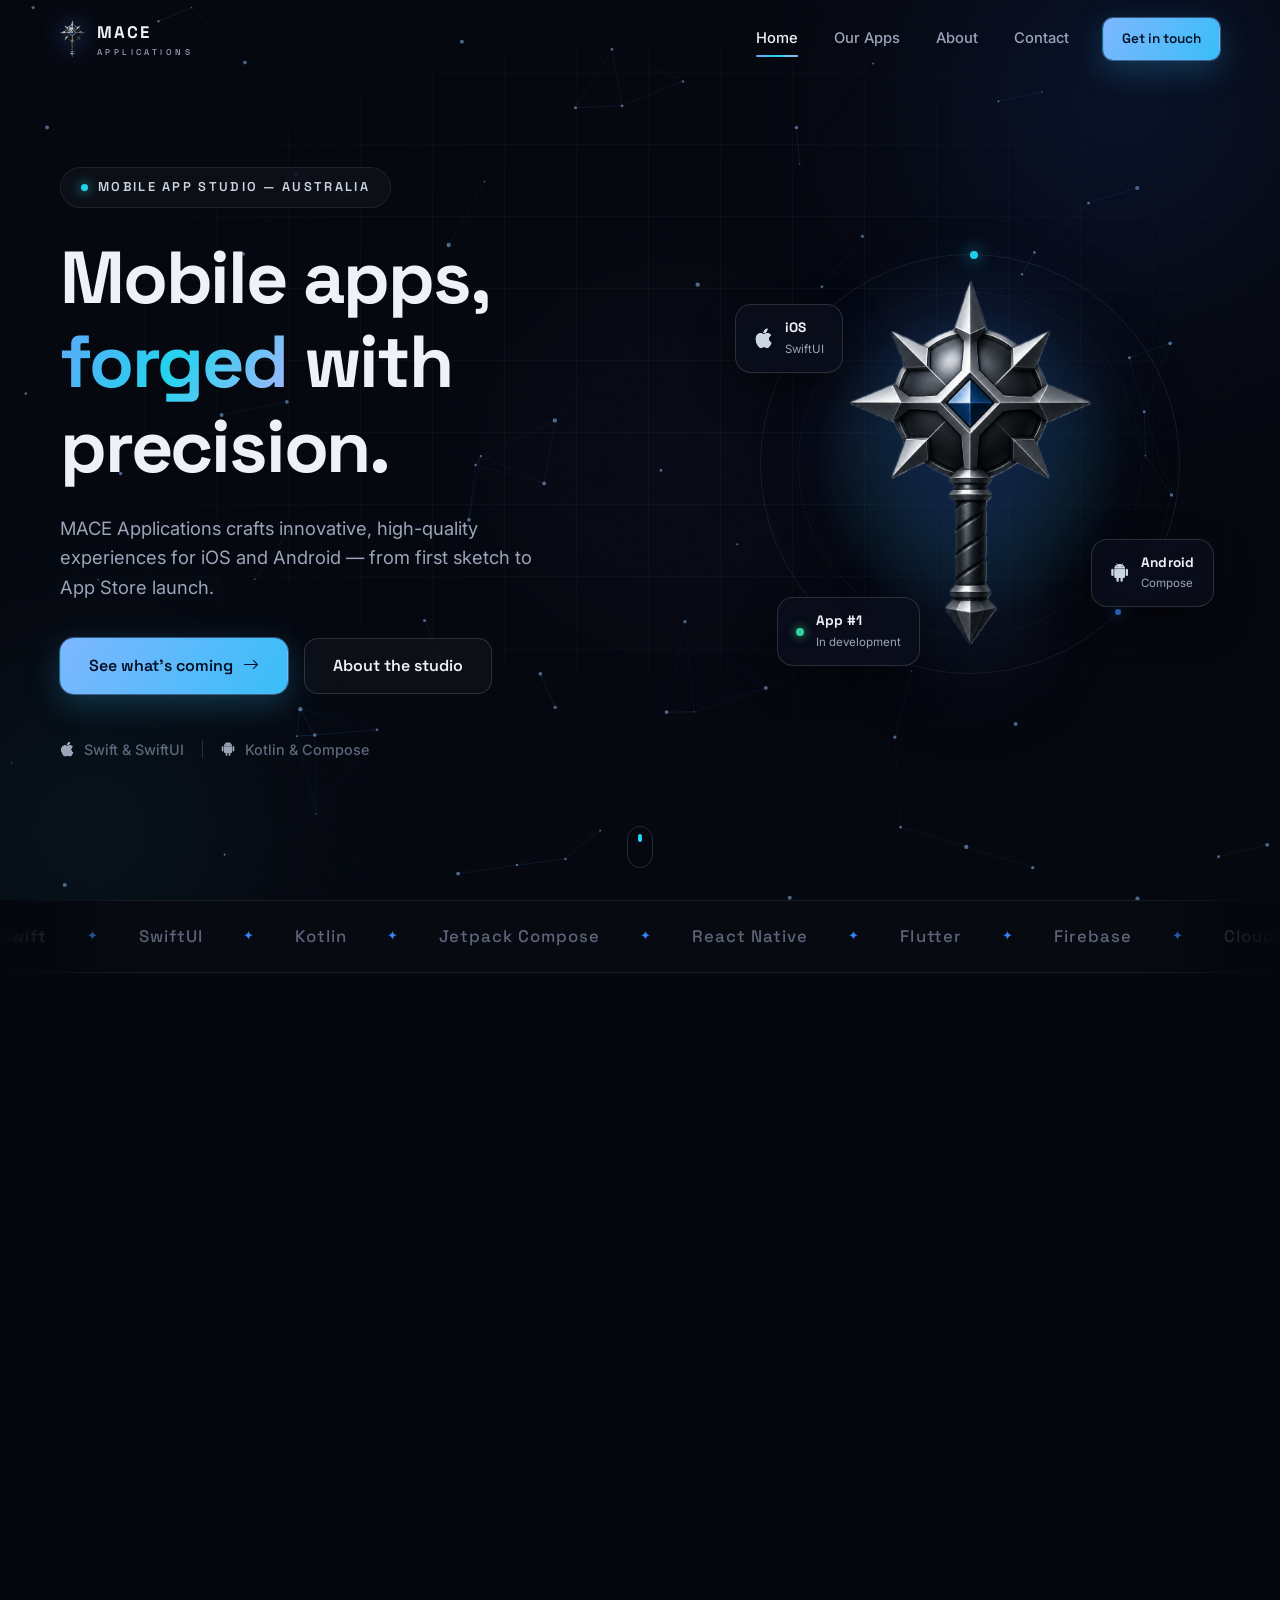
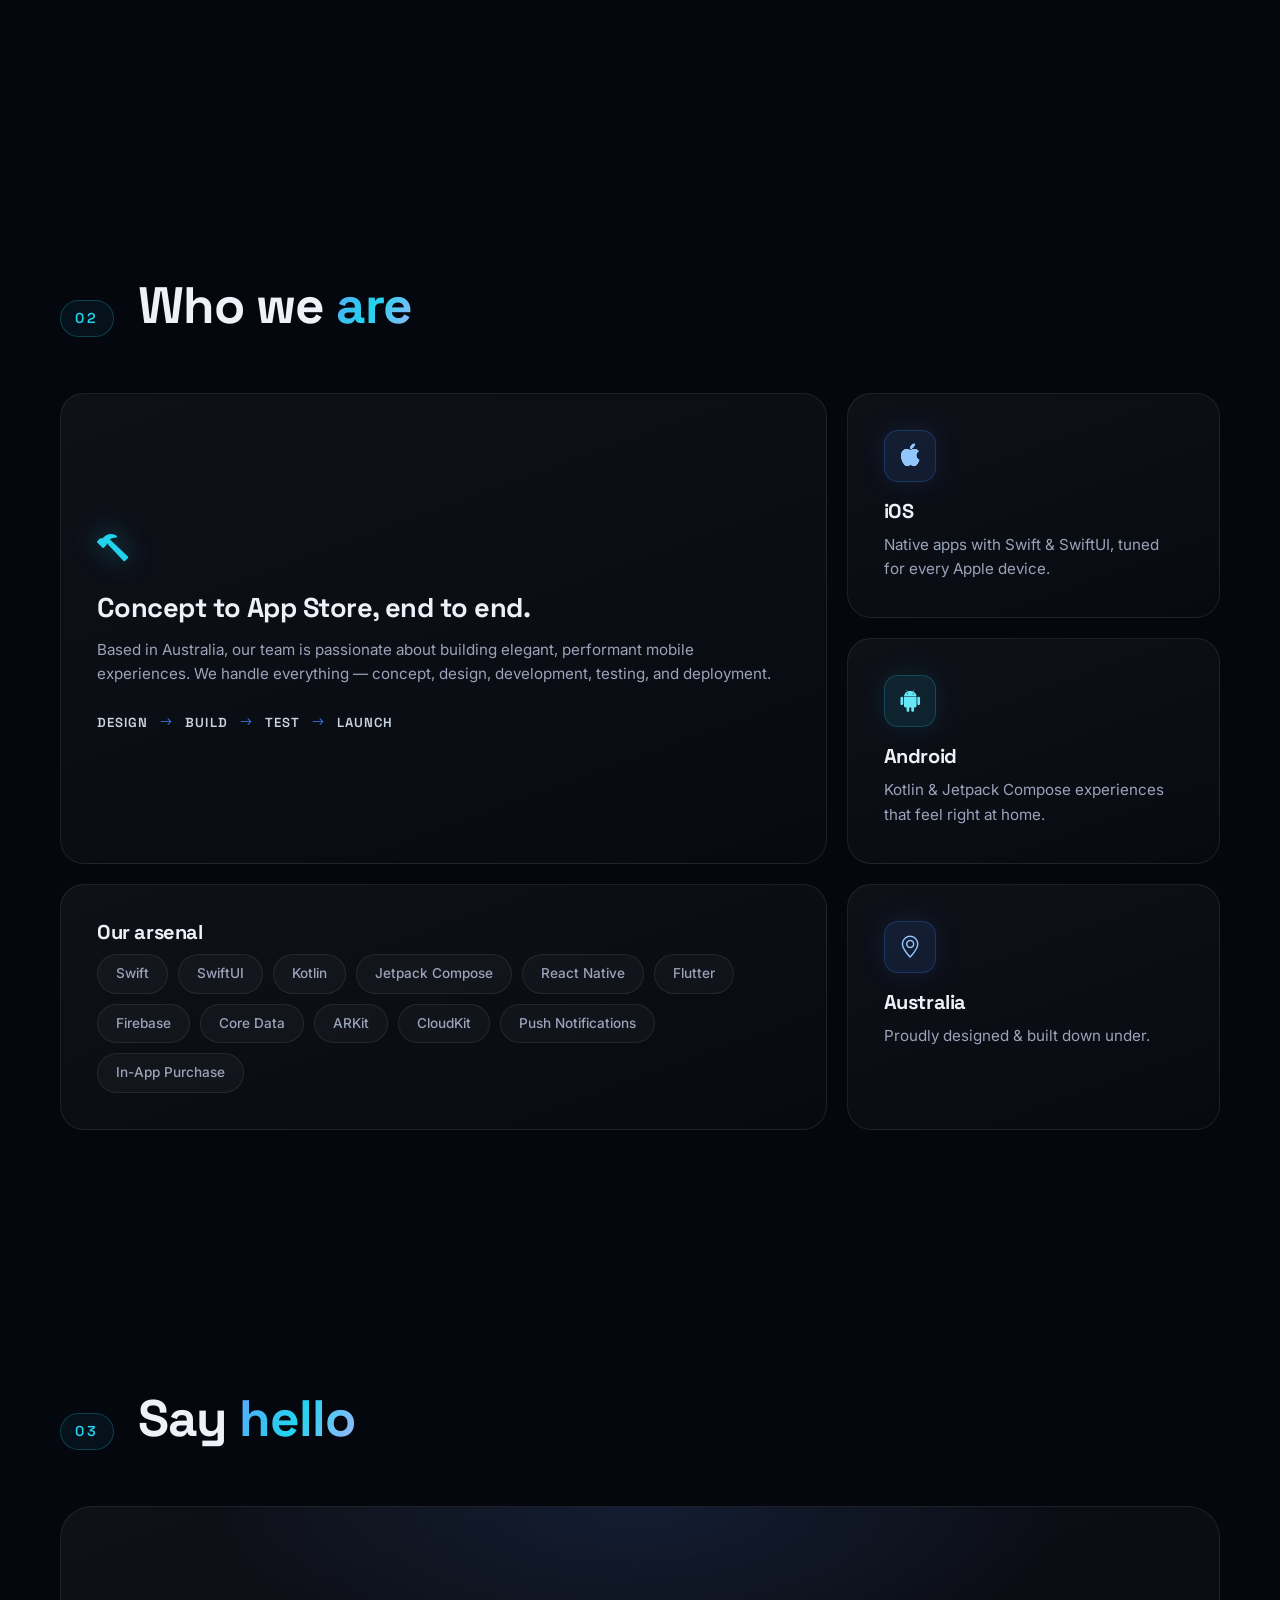
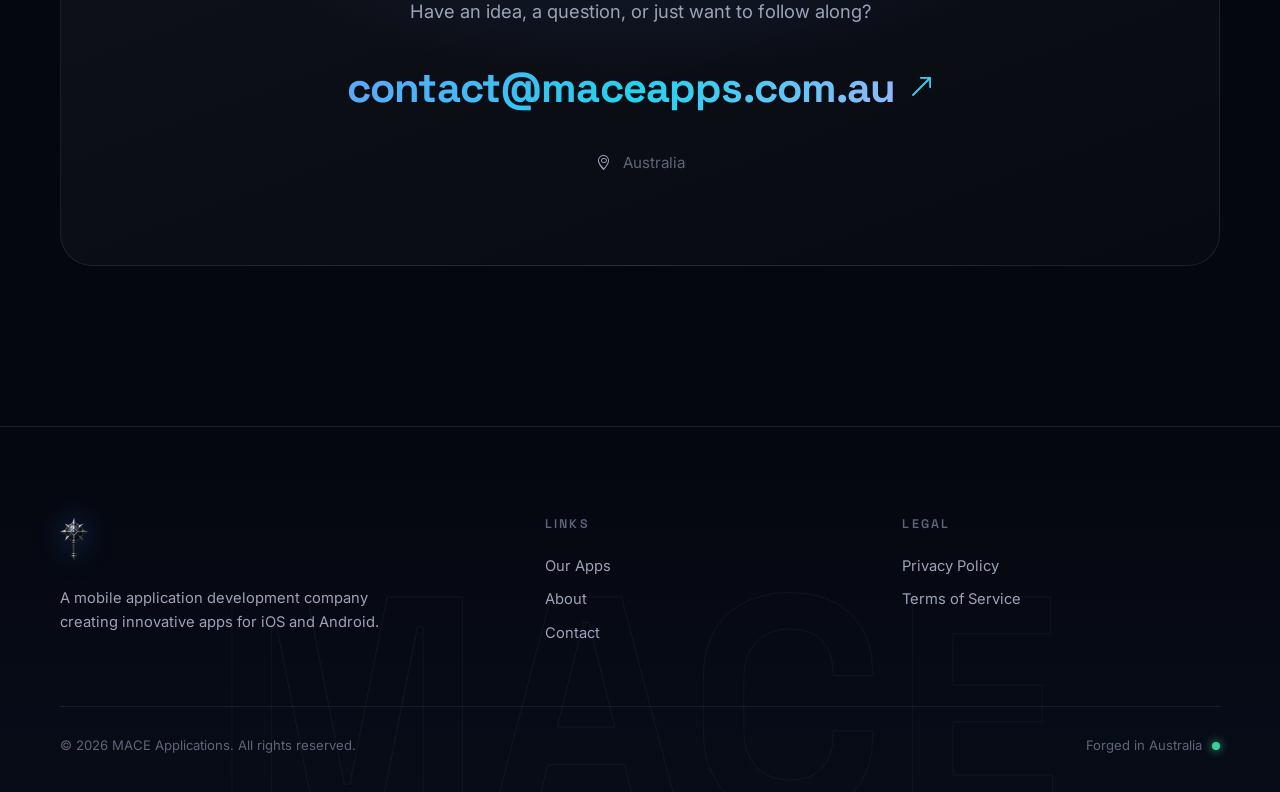
<file: index.html>
<!DOCTYPE html>
<html lang="en">
<head>
  <meta charset="UTF-8">
  <meta name="viewport" content="width=device-width, initial-scale=1.0">
  <meta name="description" content="MACE Applications is a mobile application development company forging innovative, high-quality apps for iOS and Android.">
  <meta name="keywords" content="mobile apps, iOS app developer, Android app developer, MACE Applications">
  <meta name="author" content="MACE Applications">
  <meta name="theme-color" content="#05070f">

  <title>MACE Applications — Mobile Apps, Forged with Precision</title>

  <!-- Bootstrap Icons (icon font only) -->
  <link href="https://cdn.jsdelivr.net/npm/bootstrap-icons@1.11.3/font/bootstrap-icons.css" rel="stylesheet">
  <!-- Google Fonts -->
  <link rel="preconnect" href="https://fonts.googleapis.com">
  <link rel="preconnect" href="https://fonts.gstatic.com" crossorigin>
  <link href="https://fonts.googleapis.com/css2?family=Space+Grotesk:wght@400;500;600;700&family=Inter:wght@400;500;600;700&display=swap" rel="stylesheet">
  <!-- Custom CSS -->
  <link rel="stylesheet" href="css/style.css">
</head>
<body>

  <div class="grain-overlay" aria-hidden="true"></div>
  <div class="scroll-progress" aria-hidden="true"></div>
  <div class="cursor-glow" aria-hidden="true"></div>

  <!-- Navigation -->
  <header class="site-nav" id="mainNav">
    <div class="container nav-inner">
      <a class="nav-brand" href="#home">
        <img src="assets/mace-logo.png" alt="" class="nav-brand-icon">
        <span class="nav-brand-text">MACE<em>APPLICATIONS</em></span>
      </a>
      <nav class="nav-links" id="navLinks" aria-label="Primary">
        <a href="#home" class="nav-link active">Home</a>
        <a href="#apps" class="nav-link">Our Apps</a>
        <a href="#about" class="nav-link">About</a>
        <a href="#contact" class="nav-link">Contact</a>
        <a href="mailto:contact@maceapps.com.au" class="btn btn-small btn-primary nav-cta">Get in touch</a>
      </nav>
      <button class="nav-toggle" id="navToggle" aria-label="Toggle navigation" aria-expanded="false" aria-controls="navLinks">
        <span></span><span></span>
      </button>
    </div>
  </header>

  <main>
    <!-- Hero -->
    <section id="home" class="hero">
      <canvas id="particleCanvas" class="hero-canvas" aria-hidden="true"></canvas>
      <div class="hero-aurora" aria-hidden="true">
        <div class="aurora-blob aurora-a"></div>
        <div class="aurora-blob aurora-b"></div>
        <div class="aurora-blob aurora-c"></div>
      </div>
      <div class="hero-grid-lines" aria-hidden="true"></div>

      <div class="container hero-inner">
        <div class="hero-copy">
          <span class="kicker reveal">
            <span class="kicker-dot"></span>
            Mobile App Studio &mdash; Australia
          </span>
          <h1 class="hero-title reveal" data-reveal-delay="1">
            Mobile apps,<br>
            <span class="text-gradient">forged</span> with precision.
          </h1>
          <p class="hero-sub reveal" data-reveal-delay="2">
            MACE Applications crafts innovative, high-quality experiences for
            iOS and Android &mdash; from first sketch to App Store launch.
          </p>
          <div class="hero-actions reveal" data-reveal-delay="3">
            <a href="#apps" class="btn btn-primary btn-magnetic">
              <span>See what's coming</span>
              <i class="bi bi-arrow-right"></i>
            </a>
            <a href="#about" class="btn btn-ghost btn-magnetic">
              <span>About the studio</span>
            </a>
          </div>
          <div class="hero-meta reveal" data-reveal-delay="4">
            <div class="meta-item"><i class="bi bi-apple"></i> Swift &amp; SwiftUI</div>
            <div class="meta-divider"></div>
            <div class="meta-item"><i class="bi bi-android2"></i> Kotlin &amp; Compose</div>
          </div>
        </div>

        <div class="hero-visual reveal" data-reveal-delay="2">
          <div class="mace-stage" id="tiltStage">
            <div class="mace-ring ring-outer" aria-hidden="true"></div>
            <div class="mace-ring ring-inner" aria-hidden="true"></div>
            <div class="mace-glow" aria-hidden="true"></div>
            <img src="assets/mace-logo.png" alt="MACE Applications logo" class="mace-emblem">
            <div class="float-chip chip-ios" aria-hidden="true">
              <i class="bi bi-apple"></i>
              <div><strong>iOS</strong><span>SwiftUI</span></div>
            </div>
            <div class="float-chip chip-android" aria-hidden="true">
              <i class="bi bi-android2"></i>
              <div><strong>Android</strong><span>Compose</span></div>
            </div>
            <div class="float-chip chip-status" aria-hidden="true">
              <span class="pulse-dot"></span>
              <div><strong>App&nbsp;#1</strong><span>In development</span></div>
            </div>
          </div>
        </div>
      </div>

      <a href="#apps" class="scroll-cue" aria-label="Scroll to next section">
        <span class="scroll-cue-track"><span class="scroll-cue-thumb"></span></span>
      </a>
    </section>

    <!-- Tech marquee -->
    <div class="marquee" aria-hidden="true">
      <div class="marquee-track">
        <div class="marquee-group">
          <span>Swift</span><span class="marquee-star">✦</span>
          <span>SwiftUI</span><span class="marquee-star">✦</span>
          <span>Kotlin</span><span class="marquee-star">✦</span>
          <span>Jetpack Compose</span><span class="marquee-star">✦</span>
          <span>React Native</span><span class="marquee-star">✦</span>
          <span>Flutter</span><span class="marquee-star">✦</span>
          <span>Firebase</span><span class="marquee-star">✦</span>
          <span>CloudKit</span><span class="marquee-star">✦</span>
          <span>ARKit</span><span class="marquee-star">✦</span>
          <span>Core Data</span><span class="marquee-star">✦</span>
        </div>
        <div class="marquee-group">
          <span>Swift</span><span class="marquee-star">✦</span>
          <span>SwiftUI</span><span class="marquee-star">✦</span>
          <span>Kotlin</span><span class="marquee-star">✦</span>
          <span>Jetpack Compose</span><span class="marquee-star">✦</span>
          <span>React Native</span><span class="marquee-star">✦</span>
          <span>Flutter</span><span class="marquee-star">✦</span>
          <span>Firebase</span><span class="marquee-star">✦</span>
          <span>CloudKit</span><span class="marquee-star">✦</span>
          <span>ARKit</span><span class="marquee-star">✦</span>
          <span>Core Data</span><span class="marquee-star">✦</span>
        </div>
      </div>
    </div>

    <!-- Our Apps -->
    <section id="apps" class="section">
      <div class="container">
        <div class="section-head reveal">
          <span class="section-index">01</span>
          <h2 class="section-title">What we're <span class="text-gradient">building</span></h2>
        </div>

        <div class="forge-card spotlight reveal" data-reveal-delay="1">
          <div class="forge-card-border" aria-hidden="true"></div>
          <div class="forge-icon">
            <img src="assets/mace-logo.png" alt="">
          </div>
          <div class="forge-body">
            <span class="status-badge">
              <span class="pulse-dot"></span> In development
            </span>
            <h3>Our first app is on the anvil</h3>
            <p>
              We're heads-down building our debut app for iOS and Android. We're
              taking the time to get every detail right before it ever reaches an
              App Store &mdash; check back soon, or reach out if you'd like to hear more.
            </p>
            <div class="forge-progress" aria-hidden="true">
              <div class="forge-progress-bar"></div>
            </div>
            <div class="forge-tags">
              <span class="tag"><i class="bi bi-apple"></i> iOS</span>
              <span class="tag"><i class="bi bi-android2"></i> Android</span>
              <span class="tag"><i class="bi bi-stars"></i> Coming soon</span>
            </div>
          </div>
        </div>
      </div>
    </section>

    <!-- About -->
    <section id="about" class="section">
      <div class="container">
        <div class="section-head reveal">
          <span class="section-index">02</span>
          <h2 class="section-title">Who we <span class="text-gradient">are</span></h2>
        </div>

        <div class="bento">
          <div class="bento-item bento-main spotlight reveal">
            <i class="bi bi-hammer bento-glyph" aria-hidden="true"></i>
            <h3>Concept to App&nbsp;Store, end to end.</h3>
            <p>
              Based in Australia, our team is passionate about building elegant,
              performant mobile experiences. We handle everything &mdash; concept,
              design, development, testing, and deployment.
            </p>
            <div class="bento-steps">
              <span>Design</span><i class="bi bi-arrow-right"></i>
              <span>Build</span><i class="bi bi-arrow-right"></i>
              <span>Test</span><i class="bi bi-arrow-right"></i>
              <span>Launch</span>
            </div>
          </div>

          <div class="bento-item spotlight reveal" data-reveal-delay="1">
            <div class="bento-icon icon-blue"><i class="bi bi-apple"></i></div>
            <h4>iOS</h4>
            <p>Native apps with Swift &amp; SwiftUI, tuned for every Apple device.</p>
          </div>

          <div class="bento-item spotlight reveal" data-reveal-delay="2">
            <div class="bento-icon icon-cyan"><i class="bi bi-android2"></i></div>
            <h4>Android</h4>
            <p>Kotlin &amp; Jetpack Compose experiences that feel right at home.</p>
          </div>

          <div class="bento-item bento-wide spotlight reveal" data-reveal-delay="1">
            <h4>Our arsenal</h4>
            <div class="chip-cloud">
              <span class="chip">Swift</span>
              <span class="chip">SwiftUI</span>
              <span class="chip">Kotlin</span>
              <span class="chip">Jetpack Compose</span>
              <span class="chip">React Native</span>
              <span class="chip">Flutter</span>
              <span class="chip">Firebase</span>
              <span class="chip">Core Data</span>
              <span class="chip">ARKit</span>
              <span class="chip">CloudKit</span>
              <span class="chip">Push Notifications</span>
              <span class="chip">In-App Purchase</span>
            </div>
          </div>

          <div class="bento-item bento-loc spotlight reveal" data-reveal-delay="2">
            <div class="bento-icon icon-blue"><i class="bi bi-geo-alt"></i></div>
            <h4>Australia</h4>
            <p>Proudly designed &amp; built down under.</p>
          </div>
        </div>
      </div>
    </section>

    <!-- Contact -->
    <section id="contact" class="section section-contact">
      <div class="container">
        <div class="section-head reveal">
          <span class="section-index">03</span>
          <h2 class="section-title">Say <span class="text-gradient">hello</span></h2>
        </div>

        <div class="contact-panel spotlight reveal" data-reveal-delay="1">
          <p class="contact-lead">Have an idea, a question, or just want to follow along?</p>
          <a href="mailto:contact@maceapps.com.au" class="contact-mail btn-magnetic">
            contact@maceapps.com.au
            <i class="bi bi-arrow-up-right"></i>
          </a>
          <div class="contact-loc"><i class="bi bi-geo-alt"></i> Australia</div>
        </div>
      </div>
    </section>
  </main>

  <!-- Footer -->
  <footer class="footer">
    <div class="footer-wordmark" aria-hidden="true">MACE</div>
    <div class="container footer-inner">
      <div class="footer-brand">
        <img src="assets/mace-logo.png" alt="MACE Applications">
        <p>A mobile application development company creating innovative apps for iOS and Android.</p>
      </div>
      <div class="footer-col">
        <h6>Links</h6>
        <a href="#apps">Our Apps</a>
        <a href="#about">About</a>
        <a href="#contact">Contact</a>
      </div>
      <div class="footer-col">
        <h6>Legal</h6>
        <a href="#">Privacy Policy</a>
        <a href="#">Terms of Service</a>
      </div>
    </div>
    <div class="container footer-bottom">
      <p>&copy; 2026 MACE Applications. All rights reserved.</p>
      <p class="footer-forged">Forged in Australia <span class="pulse-dot"></span></p>
    </div>
  </footer>

  <script src="js/main.js"></script>
</body>
</html>
</file>
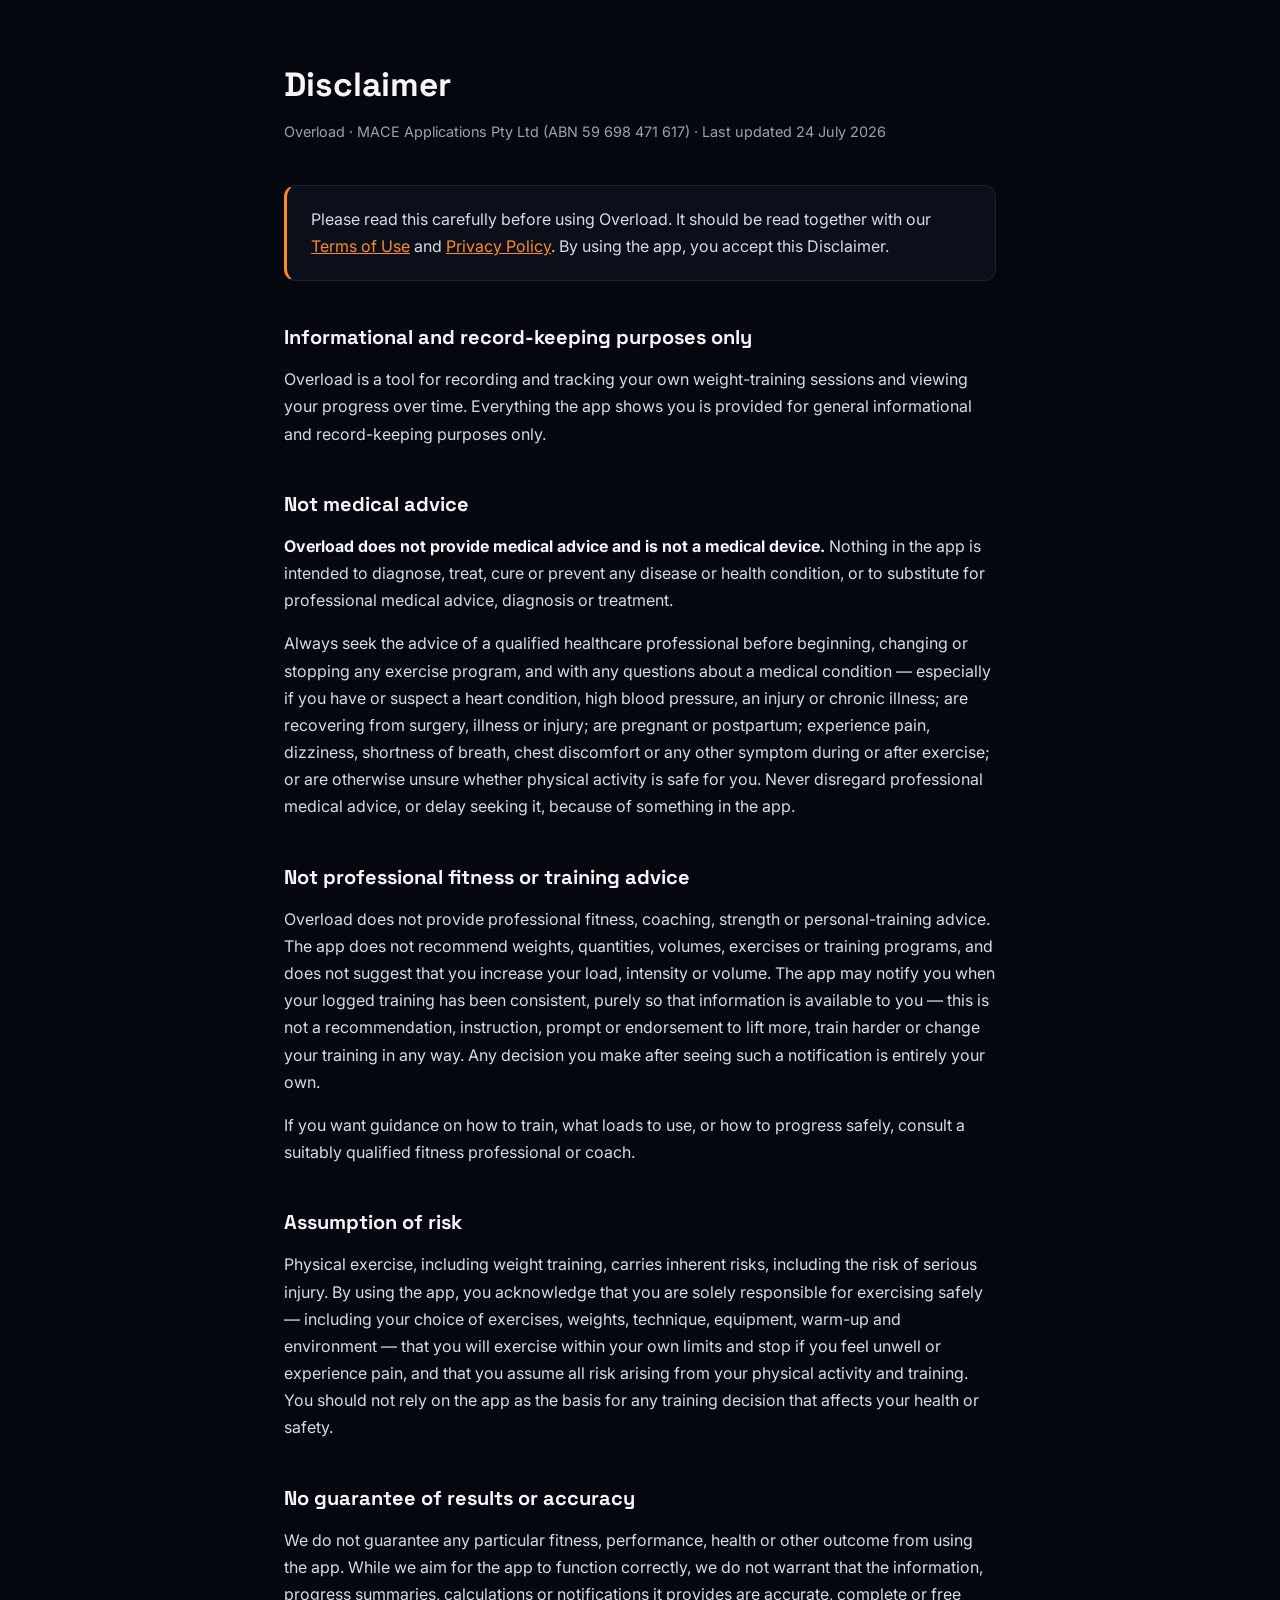
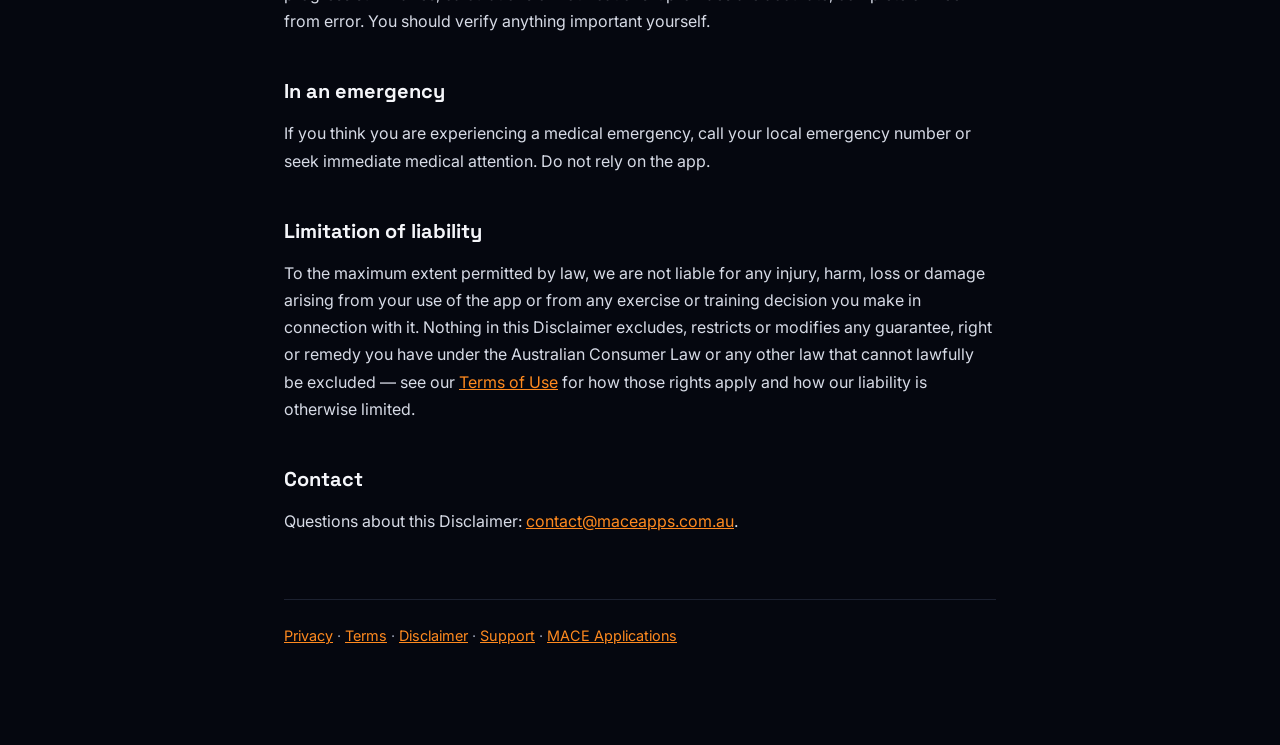
<file: overload/disclaimer/index.html>
<!DOCTYPE html>
<html lang="en">
<head>
  <meta charset="UTF-8">
  <meta name="viewport" content="width=device-width, initial-scale=1.0">
  <meta name="description" content="Disclaimer for Overload, the workout tracking app by MACE Applications.">
  <meta name="theme-color" content="#05070f">

  <title>Disclaimer — Overload</title>

  <link rel="preconnect" href="https://fonts.googleapis.com">
  <link rel="preconnect" href="https://fonts.gstatic.com" crossorigin>
  <link href="https://fonts.googleapis.com/css2?family=Space+Grotesk:wght@400;500;600;700&family=Inter:wght@400;500;600;700&display=swap" rel="stylesheet">

  <style>
    :root { --bg:#05070f; --fg:#f5f6fa; --muted:#9aa1b4; --accent:#ff8a1f; --line:#1c2130; --panel:#0b0f1a; }
    * { box-sizing:border-box; }
    body {
      margin:0; background:var(--bg); color:var(--fg); line-height:1.7;
      font-family:Inter,-apple-system,BlinkMacSystemFont,"Segoe UI",sans-serif;
    }
    .wrap { max-width:760px; margin:0 auto; padding:64px 24px 96px; }
    a { color:var(--accent); }
    h1,h2 { font-family:"Space Grotesk",Inter,sans-serif; line-height:1.25; }
    h1 { font-size:2.1rem; margin:0 0 8px; }
    h2 { font-size:1.25rem; margin:44px 0 12px; }
    .updated { color:var(--muted); font-size:0.9rem; margin-bottom:40px; }
    p, li { color:#d7dbe6; }
    .lede {
      background:var(--panel); border:1px solid var(--line); border-left:3px solid var(--accent);
      border-radius:12px; padding:20px 24px; margin:0 0 40px;
    }
    .lede p { margin:0; }
    ul { padding-left:22px; }
    li { margin-bottom:10px; }
    strong { color:var(--fg); }
    footer { margin-top:64px; padding-top:24px; border-top:1px solid var(--line); color:var(--muted); font-size:0.9rem; }
  </style>
</head>
<body>
  <div class="wrap">
    <h1>Disclaimer</h1>
    <p class="updated">Overload · MACE Applications Pty Ltd (ABN 59 698 471 617) · Last updated 24 July 2026</p>

    <div class="lede">
      <p>
        Please read this carefully before using Overload. It should be read together with our
        <a href="/overload/terms">Terms of Use</a> and <a href="/overload/privacy">Privacy Policy</a>.
        By using the app, you accept this Disclaimer.
      </p>
    </div>

    <h2>Informational and record-keeping purposes only</h2>
    <p>
      Overload is a tool for recording and tracking your own weight-training sessions and viewing your
      progress over time. Everything the app shows you is provided for general informational and
      record-keeping purposes only.
    </p>

    <h2>Not medical advice</h2>
    <p>
      <strong>Overload does not provide medical advice and is not a medical device.</strong> Nothing in the
      app is intended to diagnose, treat, cure or prevent any disease or health condition, or to substitute
      for professional medical advice, diagnosis or treatment.
    </p>
    <p>
      Always seek the advice of a qualified healthcare professional before beginning, changing or stopping
      any exercise program, and with any questions about a medical condition — especially if you have or
      suspect a heart condition, high blood pressure, an injury or chronic illness; are recovering from
      surgery, illness or injury; are pregnant or postpartum; experience pain, dizziness, shortness of
      breath, chest discomfort or any other symptom during or after exercise; or are otherwise unsure
      whether physical activity is safe for you. Never disregard professional medical advice, or delay
      seeking it, because of something in the app.
    </p>

    <h2>Not professional fitness or training advice</h2>
    <p>
      Overload does not provide professional fitness, coaching, strength or personal-training advice. The
      app does not recommend weights, quantities, volumes, exercises or training programs, and does not
      suggest that you increase your load, intensity or volume. The app may notify you when your logged
      training has been consistent, purely so that information is available to you — this is not a
      recommendation, instruction, prompt or endorsement to lift more, train harder or change your training
      in any way. Any decision you make after seeing such a notification is entirely your own.
    </p>
    <p>
      If you want guidance on how to train, what loads to use, or how to progress safely, consult a
      suitably qualified fitness professional or coach.
    </p>

    <h2>Assumption of risk</h2>
    <p>
      Physical exercise, including weight training, carries inherent risks, including the risk of serious
      injury. By using the app, you acknowledge that you are solely responsible for exercising safely —
      including your choice of exercises, weights, technique, equipment, warm-up and environment — that you
      will exercise within your own limits and stop if you feel unwell or experience pain, and that you
      assume all risk arising from your physical activity and training. You should not rely on the app as
      the basis for any training decision that affects your health or safety.
    </p>

    <h2>No guarantee of results or accuracy</h2>
    <p>
      We do not guarantee any particular fitness, performance, health or other outcome from using the app.
      While we aim for the app to function correctly, we do not warrant that the information, progress
      summaries, calculations or notifications it provides are accurate, complete or free from error. You
      should verify anything important yourself.
    </p>

    <h2>In an emergency</h2>
    <p>
      If you think you are experiencing a medical emergency, call your local emergency number or seek
      immediate medical attention. Do not rely on the app.
    </p>

    <h2>Limitation of liability</h2>
    <p>
      To the maximum extent permitted by law, we are not liable for any injury, harm, loss or damage
      arising from your use of the app or from any exercise or training decision you make in connection
      with it. Nothing in this Disclaimer excludes, restricts or modifies any guarantee, right or remedy
      you have under the Australian Consumer Law or any other law that cannot lawfully be excluded — see
      our <a href="/overload/terms">Terms of Use</a> for how those rights apply and how our liability is
      otherwise limited.
    </p>

    <h2>Contact</h2>
    <p>
      Questions about this Disclaimer:
      <a href="mailto:contact@maceapps.com.au">contact@maceapps.com.au</a>.
    </p>

    <footer>
      <a href="/overload/privacy">Privacy</a> ·
      <a href="/overload/terms">Terms</a> ·
      <a href="/overload/disclaimer">Disclaimer</a> ·
      <a href="/overload/support">Support</a> ·
      <a href="https://www.maceapps.com.au">MACE Applications</a>
    </footer>
  </div>
</body>
</html>
</file>
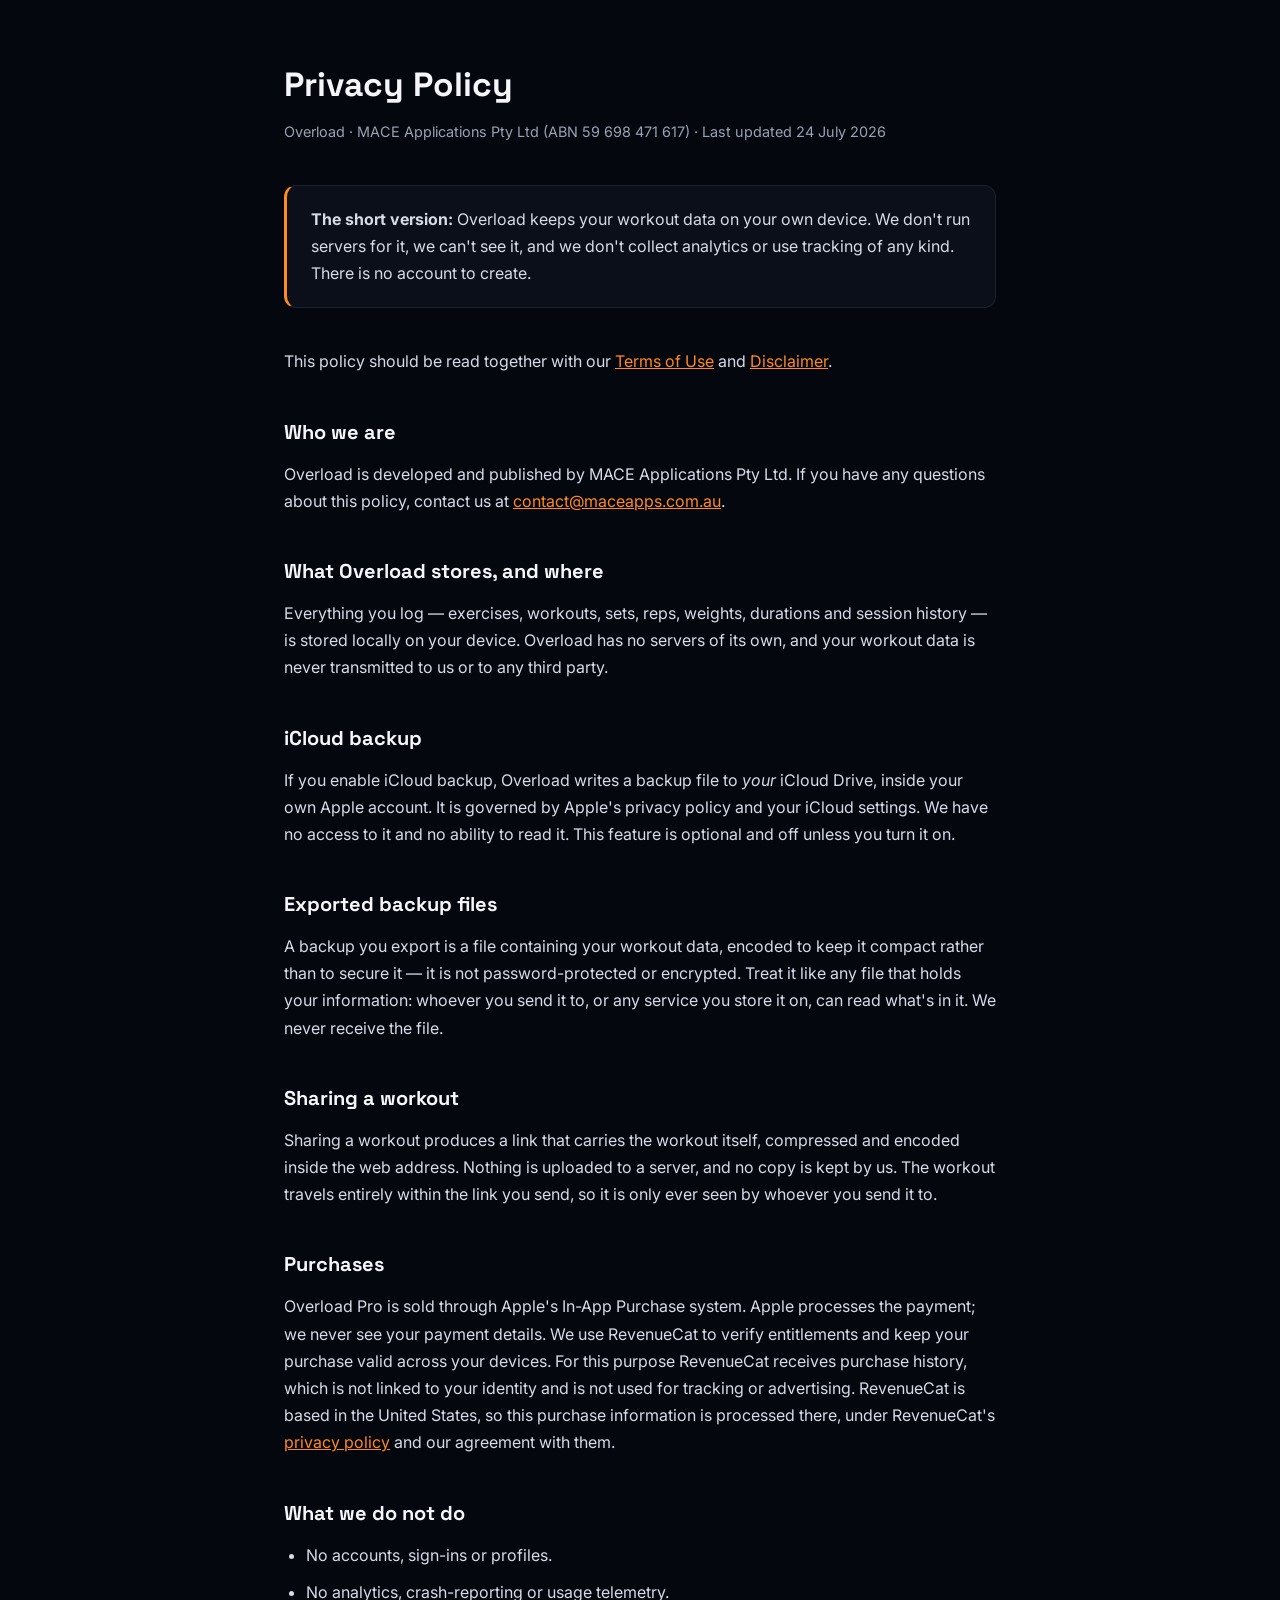
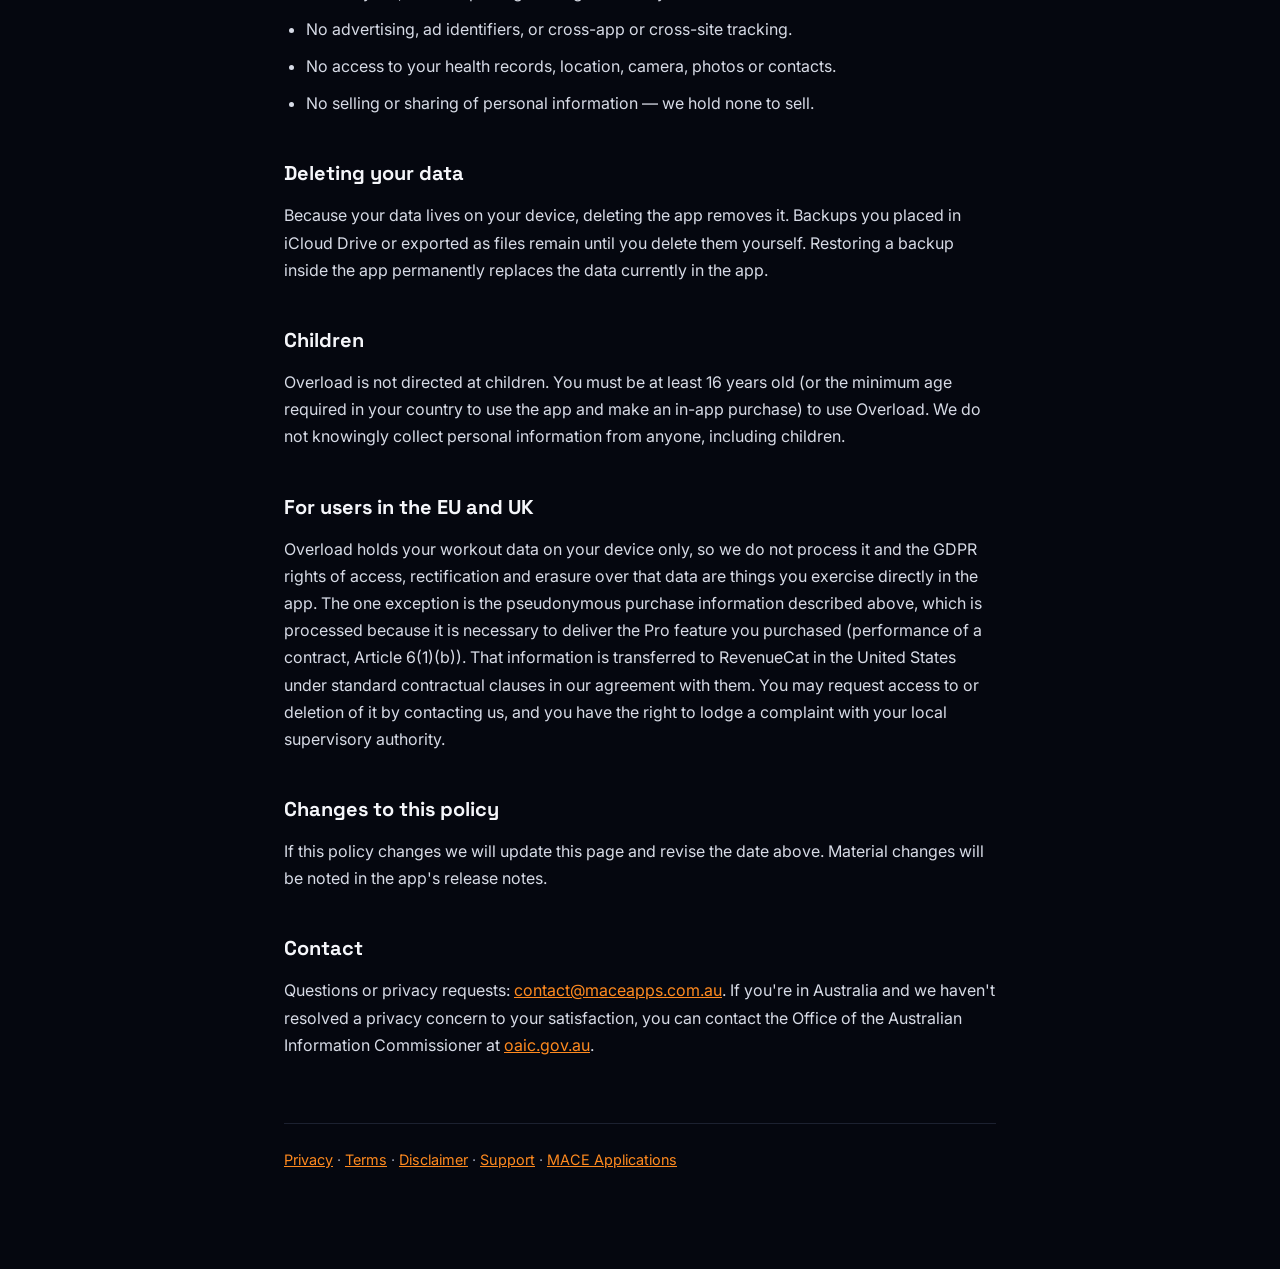
<file: overload/privacy/index.html>
<!DOCTYPE html>
<html lang="en">
<head>
  <meta charset="UTF-8">
  <meta name="viewport" content="width=device-width, initial-scale=1.0">
  <meta name="description" content="Privacy Policy for Overload, the workout tracking app by MACE Applications.">
  <meta name="theme-color" content="#05070f">

  <title>Privacy Policy — Overload</title>

  <link rel="preconnect" href="https://fonts.googleapis.com">
  <link rel="preconnect" href="https://fonts.gstatic.com" crossorigin>
  <link href="https://fonts.googleapis.com/css2?family=Space+Grotesk:wght@400;500;600;700&family=Inter:wght@400;500;600;700&display=swap" rel="stylesheet">

  <style>
    :root { --bg:#05070f; --fg:#f5f6fa; --muted:#9aa1b4; --accent:#ff8a1f; --line:#1c2130; --panel:#0b0f1a; }
    * { box-sizing:border-box; }
    body {
      margin:0; background:var(--bg); color:var(--fg); line-height:1.7;
      font-family:Inter,-apple-system,BlinkMacSystemFont,"Segoe UI",sans-serif;
    }
    .wrap { max-width:760px; margin:0 auto; padding:64px 24px 96px; }
    a { color:var(--accent); }
    h1,h2 { font-family:"Space Grotesk",Inter,sans-serif; line-height:1.25; }
    h1 { font-size:2.1rem; margin:0 0 8px; }
    h2 { font-size:1.25rem; margin:44px 0 12px; }
    .updated { color:var(--muted); font-size:0.9rem; margin-bottom:40px; }
    p, li { color:#d7dbe6; }
    .lede {
      background:var(--panel); border:1px solid var(--line); border-left:3px solid var(--accent);
      border-radius:12px; padding:20px 24px; margin:0 0 40px;
    }
    .lede p { margin:0; }
    ul { padding-left:22px; }
    li { margin-bottom:10px; }
    footer { margin-top:64px; padding-top:24px; border-top:1px solid var(--line); color:var(--muted); font-size:0.9rem; }
  </style>
</head>
<body>
  <div class="wrap">
    <h1>Privacy Policy</h1>
    <p class="updated">Overload · MACE Applications Pty Ltd (ABN 59 698 471 617) · Last updated 24 July 2026</p>

    <div class="lede">
      <p>
        <strong>The short version:</strong> Overload keeps your workout data on your own
        device. We don't run servers for it, we can't see it, and we don't collect
        analytics or use tracking of any kind. There is no account to create.
      </p>
    </div>

    <p>
      This policy should be read together with our <a href="/overload/terms">Terms of Use</a>
      and <a href="/overload/disclaimer">Disclaimer</a>.
    </p>

    <h2>Who we are</h2>
    <p>
      Overload is developed and published by MACE Applications Pty Ltd. If you have any
      questions about this policy, contact us at
      <a href="mailto:contact@maceapps.com.au">contact@maceapps.com.au</a>.
    </p>

    <h2>What Overload stores, and where</h2>
    <p>
      Everything you log — exercises, workouts, sets, reps, weights, durations and session
      history — is stored locally on your device. Overload has no servers of its own, and
      your workout data is never transmitted to us or to any third party.
    </p>

    <h2>iCloud backup</h2>
    <p>
      If you enable iCloud backup, Overload writes a backup file to <em>your</em> iCloud
      Drive, inside your own Apple account. It is governed by Apple's privacy policy and
      your iCloud settings. We have no access to it and no ability to read it. This feature
      is optional and off unless you turn it on.
    </p>

    <h2>Exported backup files</h2>
    <p>
      A backup you export is a file containing your workout data, encoded to keep it
      compact rather than to secure it — it is not password-protected or encrypted.
      Treat it like any file that holds your information: whoever you send it to, or
      any service you store it on, can read what's in it. We never receive the file.
    </p>

    <h2>Sharing a workout</h2>
    <p>
      Sharing a workout produces a link that carries the workout itself, compressed and
      encoded inside the web address. Nothing is uploaded to a server, and no copy is kept
      by us. The workout travels entirely within the link you send, so it is only ever seen
      by whoever you send it to.
    </p>

    <h2>Purchases</h2>
    <p>
      Overload Pro is sold through Apple's In-App Purchase system. Apple processes the
      payment; we never see your payment details. We use RevenueCat to verify entitlements
      and keep your purchase valid across your devices. For this purpose RevenueCat receives
      purchase history, which is not linked to your identity and is not used for tracking or
      advertising. RevenueCat is based in the United States, so this purchase information is
      processed there, under RevenueCat's
      <a href="https://www.revenuecat.com/privacy/">privacy policy</a> and our agreement
      with them.
    </p>

    <h2>What we do not do</h2>
    <ul>
      <li>No accounts, sign-ins or profiles.</li>
      <li>No analytics, crash-reporting or usage telemetry.</li>
      <li>No advertising, ad identifiers, or cross-app or cross-site tracking.</li>
      <li>No access to your health records, location, camera, photos or contacts.</li>
      <li>No selling or sharing of personal information — we hold none to sell.</li>
    </ul>

    <h2>Deleting your data</h2>
    <p>
      Because your data lives on your device, deleting the app removes it. Backups you
      placed in iCloud Drive or exported as files remain until you delete them yourself.
      Restoring a backup inside the app permanently replaces the data currently in the app.
    </p>

    <h2>Children</h2>
    <p>
      Overload is not directed at children. You must be at least 16 years old (or the minimum
      age required in your country to use the app and make an in-app purchase) to use
      Overload. We do not knowingly collect personal information from anyone, including
      children.
    </p>

    <h2>For users in the EU and UK</h2>
    <p>
      Overload holds your workout data on your device only, so we do not process it and the
      GDPR rights of access, rectification and erasure over that data are things you exercise
      directly in the app. The one exception is the pseudonymous purchase information
      described above, which is processed because it is necessary to deliver the Pro feature
      you purchased (performance of a contract, Article 6(1)(b)). That information is
      transferred to RevenueCat in the United States under standard contractual clauses in
      our agreement with them. You may request access to or deletion of it by contacting us,
      and you have the right to lodge a complaint with your local supervisory authority.
    </p>

    <h2>Changes to this policy</h2>
    <p>
      If this policy changes we will update this page and revise the date above. Material
      changes will be noted in the app's release notes.
    </p>

    <h2>Contact</h2>
    <p>
      Questions or privacy requests:
      <a href="mailto:contact@maceapps.com.au">contact@maceapps.com.au</a>.
      If you're in Australia and we haven't resolved a privacy concern to your satisfaction,
      you can contact the Office of the Australian Information Commissioner at
      <a href="https://www.oaic.gov.au">oaic.gov.au</a>.
    </p>

    <footer>
      <a href="/overload/privacy">Privacy</a> ·
      <a href="/overload/terms">Terms</a> ·
      <a href="/overload/disclaimer">Disclaimer</a> ·
      <a href="/overload/support">Support</a> ·
      <a href="https://www.maceapps.com.au">MACE Applications</a>
    </footer>
  </div>
</body>
</html>
</file>
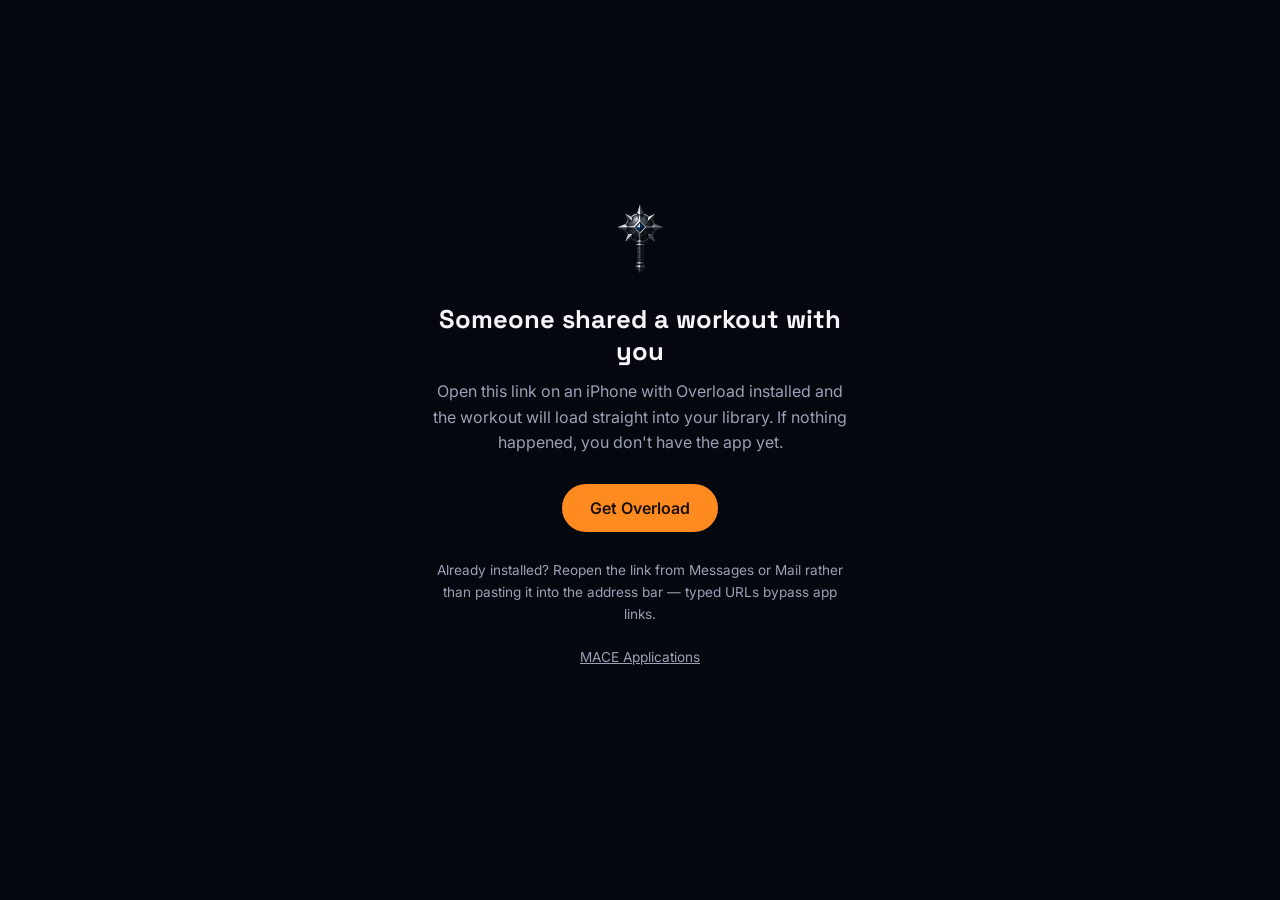
<file: overload/share/index.html>
<!DOCTYPE html>
<html lang="en">
<head>
  <meta charset="UTF-8">
  <meta name="viewport" content="width=device-width, initial-scale=1.0">
  <meta name="description" content="Someone shared an Overload workout with you. Open it in the Overload app.">
  <meta name="theme-color" content="#05070f">
  <meta name="robots" content="noindex">

  <title>Shared Workout — Overload</title>

  <link rel="preconnect" href="https://fonts.googleapis.com">
  <link rel="preconnect" href="https://fonts.gstatic.com" crossorigin>
  <link href="https://fonts.googleapis.com/css2?family=Space+Grotesk:wght@400;500;600;700&family=Inter:wght@400;500;600;700&display=swap" rel="stylesheet">

  <style>
    :root { --bg: #05070f; --fg: #f5f6fa; --muted: #9aa1b4; --accent: #ff8a1f; }
    * { box-sizing: border-box; }
    body {
      margin: 0; min-height: 100vh; display: flex; align-items: center; justify-content: center;
      padding: 24px; background: var(--bg); color: var(--fg);
      font-family: Inter, -apple-system, BlinkMacSystemFont, "Segoe UI", sans-serif;
      text-align: center;
    }
    .card { max-width: 420px; width: 100%; }
    .logo { width: 72px; height: 72px; object-fit: contain; margin-bottom: 24px; }
    h1 { font-family: "Space Grotesk", Inter, sans-serif; font-size: 1.6rem; margin: 0 0 12px; }
    p { color: var(--muted); line-height: 1.6; margin: 0 0 28px; }
    .btn {
      display: inline-block; padding: 14px 28px; border-radius: 999px;
      background: var(--accent); color: #1a1004; font-weight: 600; text-decoration: none;
    }
    .btn:hover { filter: brightness(1.08); }
    .hint { margin-top: 28px; font-size: 0.85rem; color: var(--muted); }
    .hint a { color: var(--muted); }
  </style>
</head>
<body>
  <main class="card">
    <img src="/assets/mace-logo.png" alt="" class="logo">
    <h1>Someone shared a workout with you</h1>
    <p>
      Open this link on an iPhone with Overload installed and the workout will load
      straight into your library. If nothing happened, you don't have the app yet.
    </p>
    <a class="btn" href="https://apps.apple.com/app/id6793482061">Get Overload</a>
    <p class="hint">
      Already installed? Reopen the link from Messages or Mail rather than pasting it
      into the address bar — typed URLs bypass app links.
      <br><br>
      <a href="https://www.maceapps.com.au">MACE Applications</a>
    </p>
  </main>
</body>
</html>
</file>
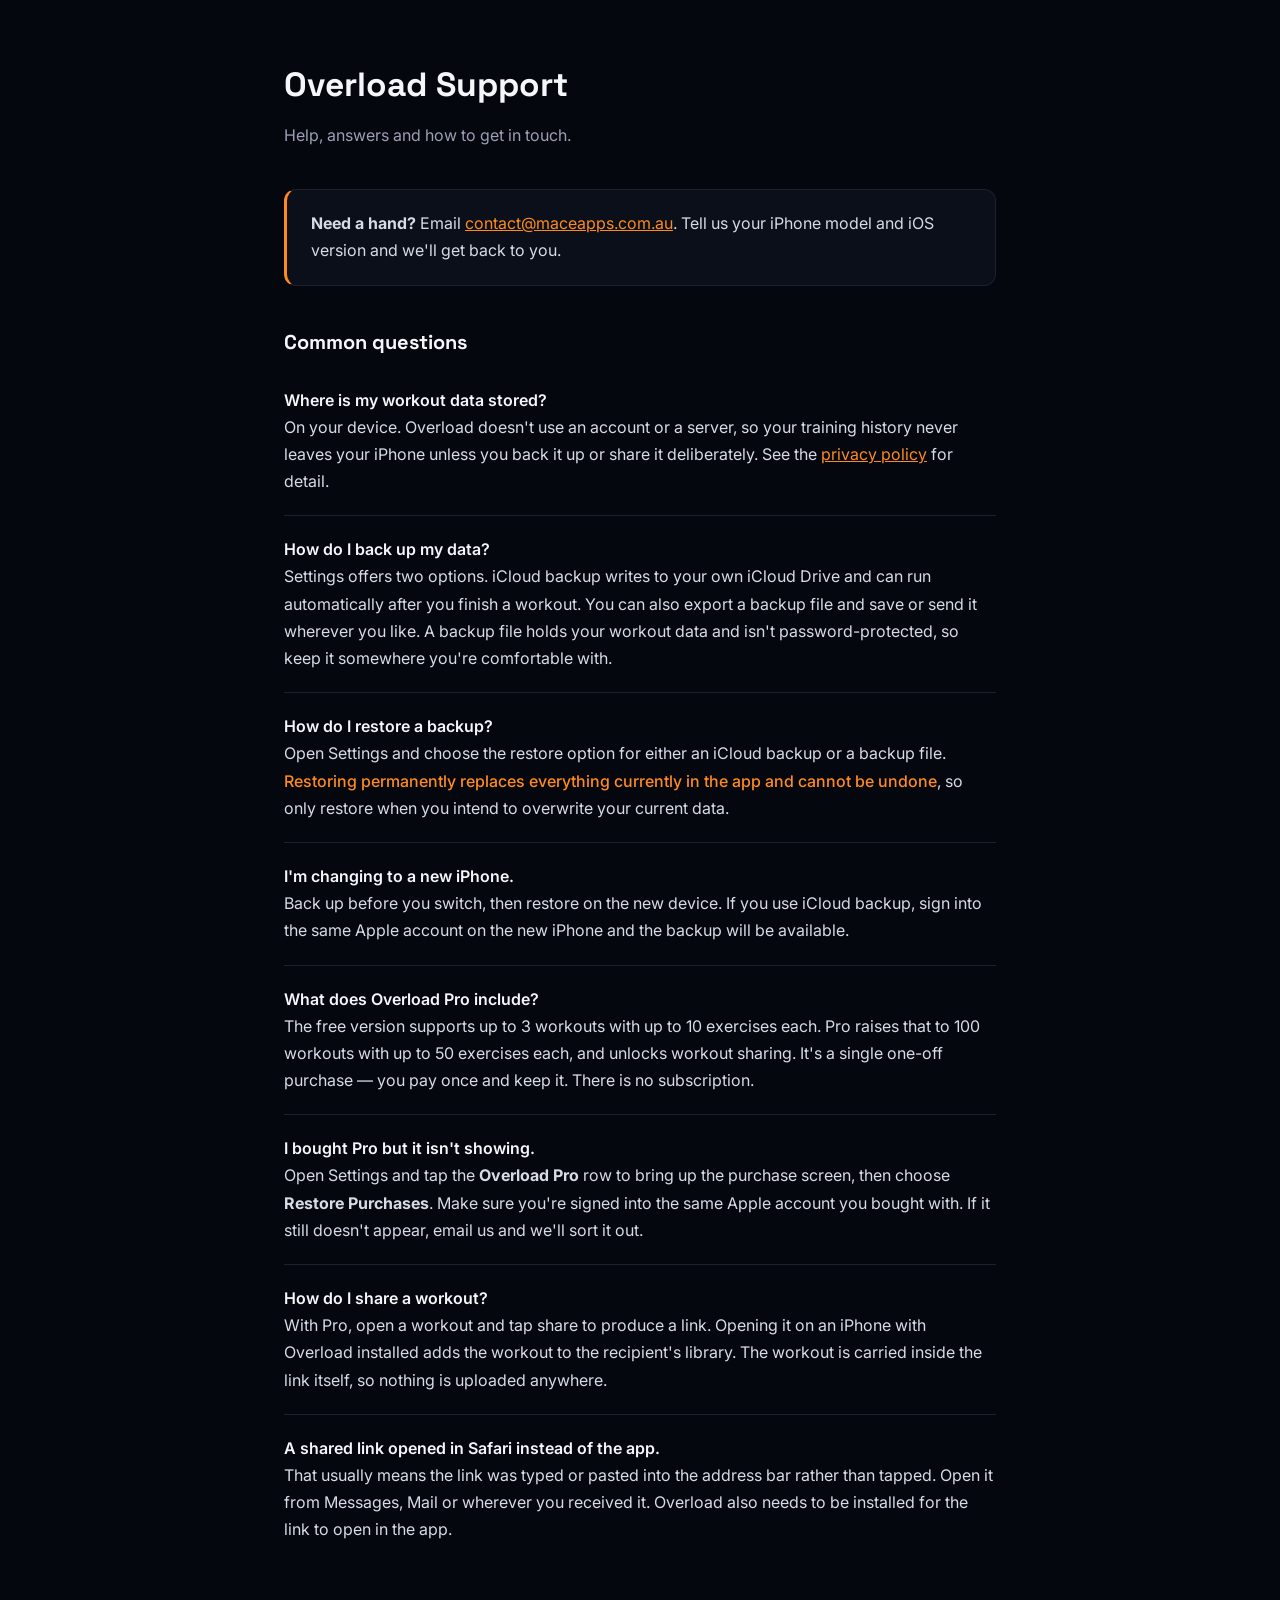
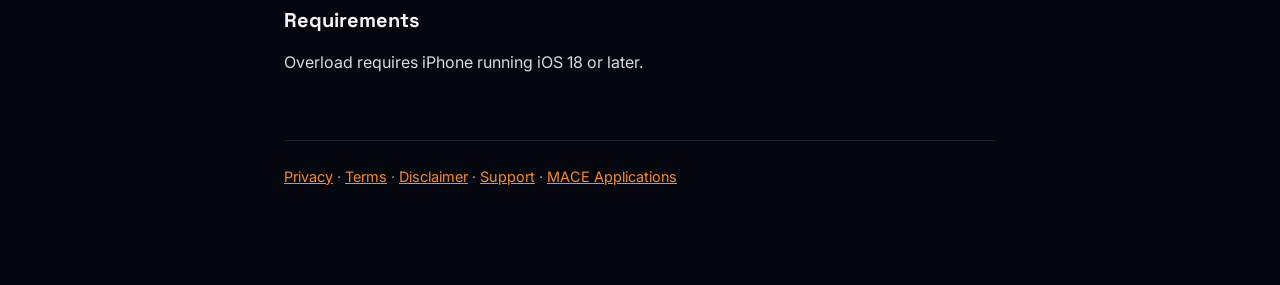
<file: overload/support/index.html>
<!DOCTYPE html>
<html lang="en">
<head>
  <meta charset="UTF-8">
  <meta name="viewport" content="width=device-width, initial-scale=1.0">
  <meta name="description" content="Support and help for Overload, the workout tracking app by MACE Applications.">
  <meta name="theme-color" content="#05070f">

  <title>Support — Overload</title>

  <link rel="preconnect" href="https://fonts.googleapis.com">
  <link rel="preconnect" href="https://fonts.gstatic.com" crossorigin>
  <link href="https://fonts.googleapis.com/css2?family=Space+Grotesk:wght@400;500;600;700&family=Inter:wght@400;500;600;700&display=swap" rel="stylesheet">

  <style>
    :root { --bg:#05070f; --fg:#f5f6fa; --muted:#9aa1b4; --accent:#ff8a1f; --line:#1c2130; --panel:#0b0f1a; }
    * { box-sizing:border-box; }
    body {
      margin:0; background:var(--bg); color:var(--fg); line-height:1.7;
      font-family:Inter,-apple-system,BlinkMacSystemFont,"Segoe UI",sans-serif;
    }
    .wrap { max-width:760px; margin:0 auto; padding:64px 24px 96px; }
    a { color:var(--accent); }
    h1,h2 { font-family:"Space Grotesk",Inter,sans-serif; line-height:1.25; }
    h1 { font-size:2.1rem; margin:0 0 8px; }
    h2 { font-size:1.25rem; margin:44px 0 12px; }
    .sub { color:var(--muted); margin-bottom:40px; }
    p, li { color:#d7dbe6; }
    .contact {
      background:var(--panel); border:1px solid var(--line); border-left:3px solid var(--accent);
      border-radius:12px; padding:20px 24px; margin:0 0 40px;
    }
    .contact p { margin:0; }
    .q { font-weight:600; color:var(--fg); margin-bottom:4px; }
    .faq { border-bottom:1px solid var(--line); padding:20px 0; }
    .faq:last-of-type { border-bottom:none; }
    .faq p { margin:0; }
    .warn { color:var(--accent); font-weight:500; }
    footer { margin-top:64px; padding-top:24px; border-top:1px solid var(--line); color:var(--muted); font-size:0.9rem; }
  </style>
</head>
<body>
  <div class="wrap">
    <h1>Overload Support</h1>
    <p class="sub">Help, answers and how to get in touch.</p>

    <div class="contact">
      <p>
        <strong>Need a hand?</strong> Email
        <a href="mailto:contact@maceapps.com.au">contact@maceapps.com.au</a>.
        Tell us your iPhone model and iOS version and we'll get back to you.
      </p>
    </div>

    <h2>Common questions</h2>

    <div class="faq">
      <p class="q">Where is my workout data stored?</p>
      <p>
        On your device. Overload doesn't use an account or a server, so your training
        history never leaves your iPhone unless you back it up or share it deliberately.
        See the <a href="/overload/privacy">privacy policy</a> for detail.
      </p>
    </div>

    <div class="faq">
      <p class="q">How do I back up my data?</p>
      <p>
        Settings offers two options. iCloud backup writes to your own iCloud Drive and can
        run automatically after you finish a workout. You can also export a backup file and
        save or send it wherever you like. A backup file holds your workout data and isn't
        password-protected, so keep it somewhere you're comfortable with.
      </p>
    </div>

    <div class="faq">
      <p class="q">How do I restore a backup?</p>
      <p>
        Open Settings and choose the restore option for either an iCloud backup or a backup
        file. <span class="warn">Restoring permanently replaces everything currently in the
        app and cannot be undone</span>, so only restore when you intend to overwrite your
        current data.
      </p>
    </div>

    <div class="faq">
      <p class="q">I'm changing to a new iPhone.</p>
      <p>
        Back up before you switch, then restore on the new device. If you use iCloud backup,
        sign into the same Apple account on the new iPhone and the backup will be available.
      </p>
    </div>

    <div class="faq">
      <p class="q">What does Overload Pro include?</p>
      <p>
        The free version supports up to 3 workouts with up to 10 exercises each. Pro raises
        that to 100 workouts with up to 50 exercises each, and unlocks workout sharing.
        It's a single one-off purchase — you pay once and keep it. There is no
        subscription.
      </p>
    </div>

    <div class="faq">
      <p class="q">I bought Pro but it isn't showing.</p>
      <p>
        Open Settings and tap the <strong>Overload Pro</strong> row to bring up the purchase
        screen, then choose <strong>Restore Purchases</strong>. Make sure you're signed into
        the same Apple account you bought with. If it still doesn't appear, email us and
        we'll sort it out.
      </p>
    </div>

    <div class="faq">
      <p class="q">How do I share a workout?</p>
      <p>
        With Pro, open a workout and tap share to produce a link. Opening it on an iPhone
        with Overload installed adds the workout to the recipient's library. The workout is
        carried inside the link itself, so nothing is uploaded anywhere.
      </p>
    </div>

    <div class="faq">
      <p class="q">A shared link opened in Safari instead of the app.</p>
      <p>
        That usually means the link was typed or pasted into the address bar rather than
        tapped. Open it from Messages, Mail or wherever you received it. Overload also needs
        to be installed for the link to open in the app.
      </p>
    </div>

    <h2>Requirements</h2>
    <p>Overload requires iPhone running iOS 18 or later.</p>

    <footer>
      <a href="/overload/privacy">Privacy</a> ·
      <a href="/overload/terms">Terms</a> ·
      <a href="/overload/disclaimer">Disclaimer</a> ·
      <a href="/overload/support">Support</a> ·
      <a href="https://www.maceapps.com.au">MACE Applications</a>
    </footer>
  </div>
</body>
</html>
</file>
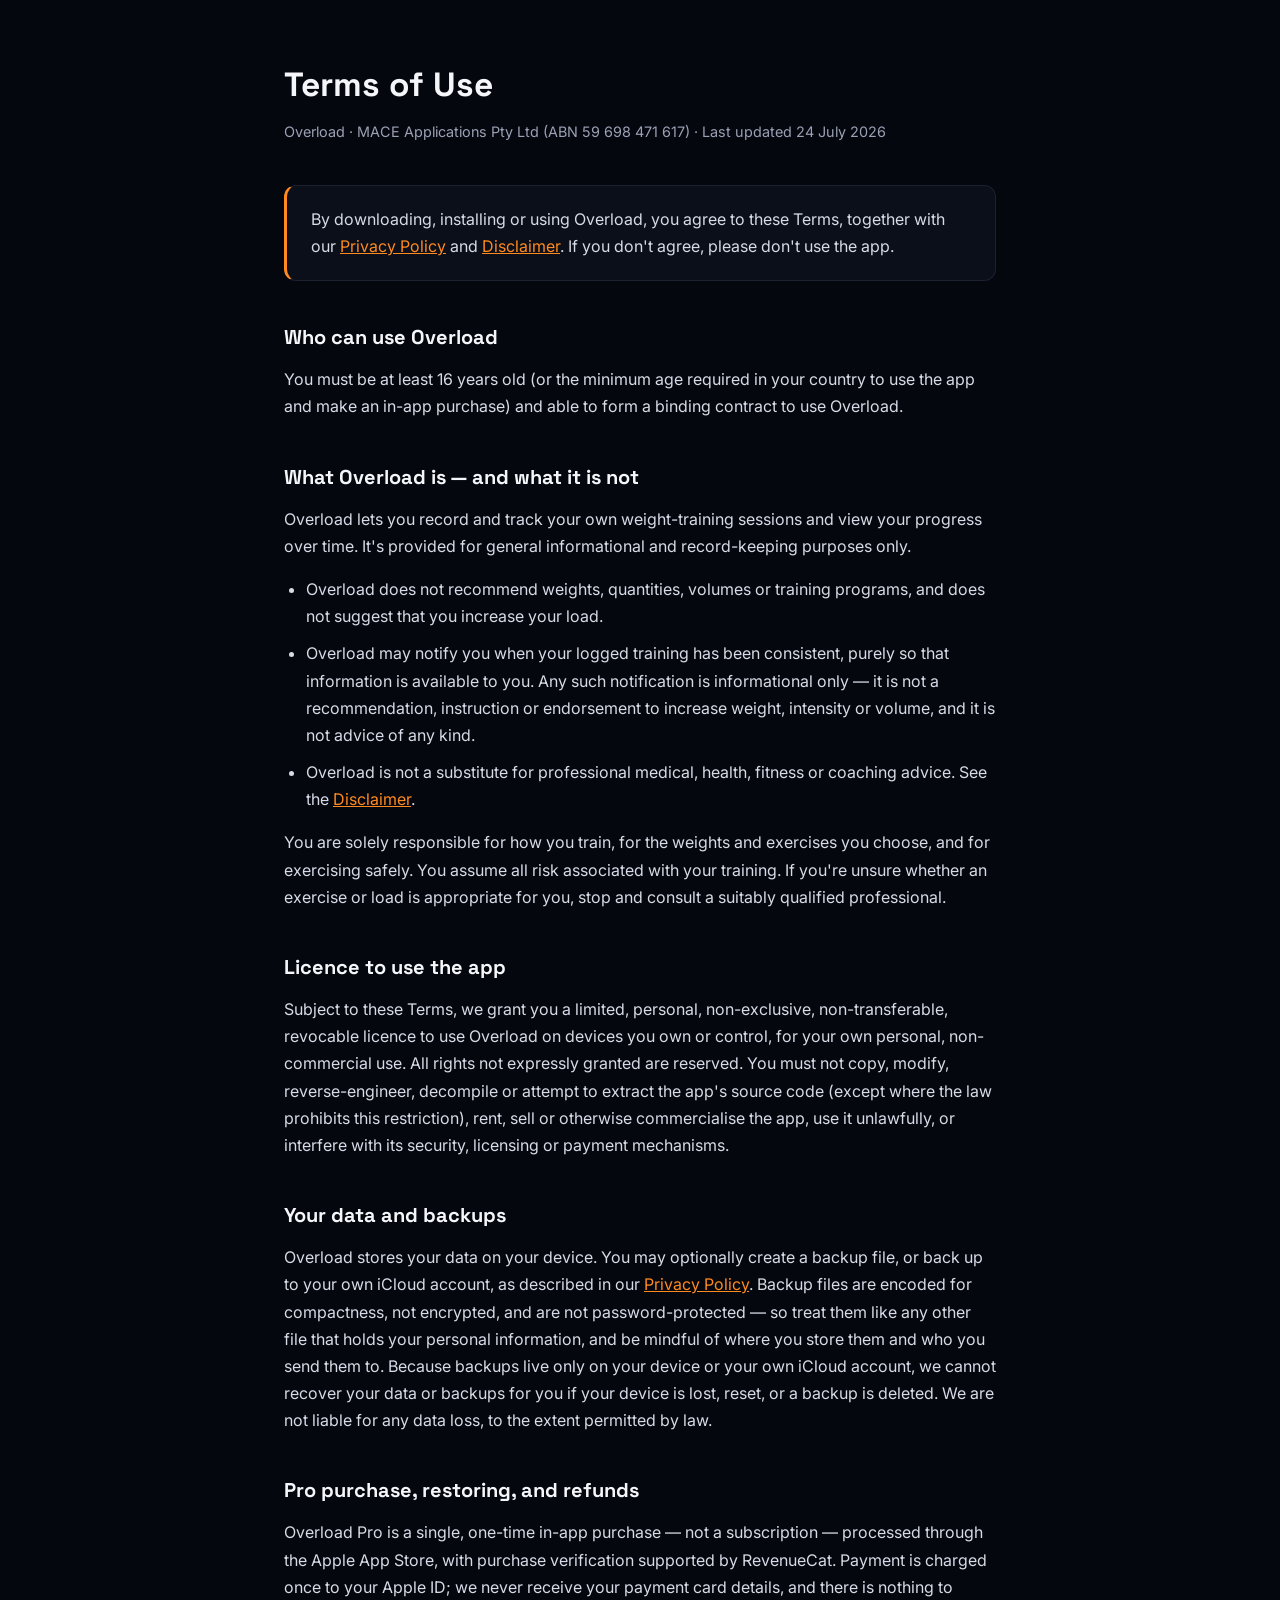
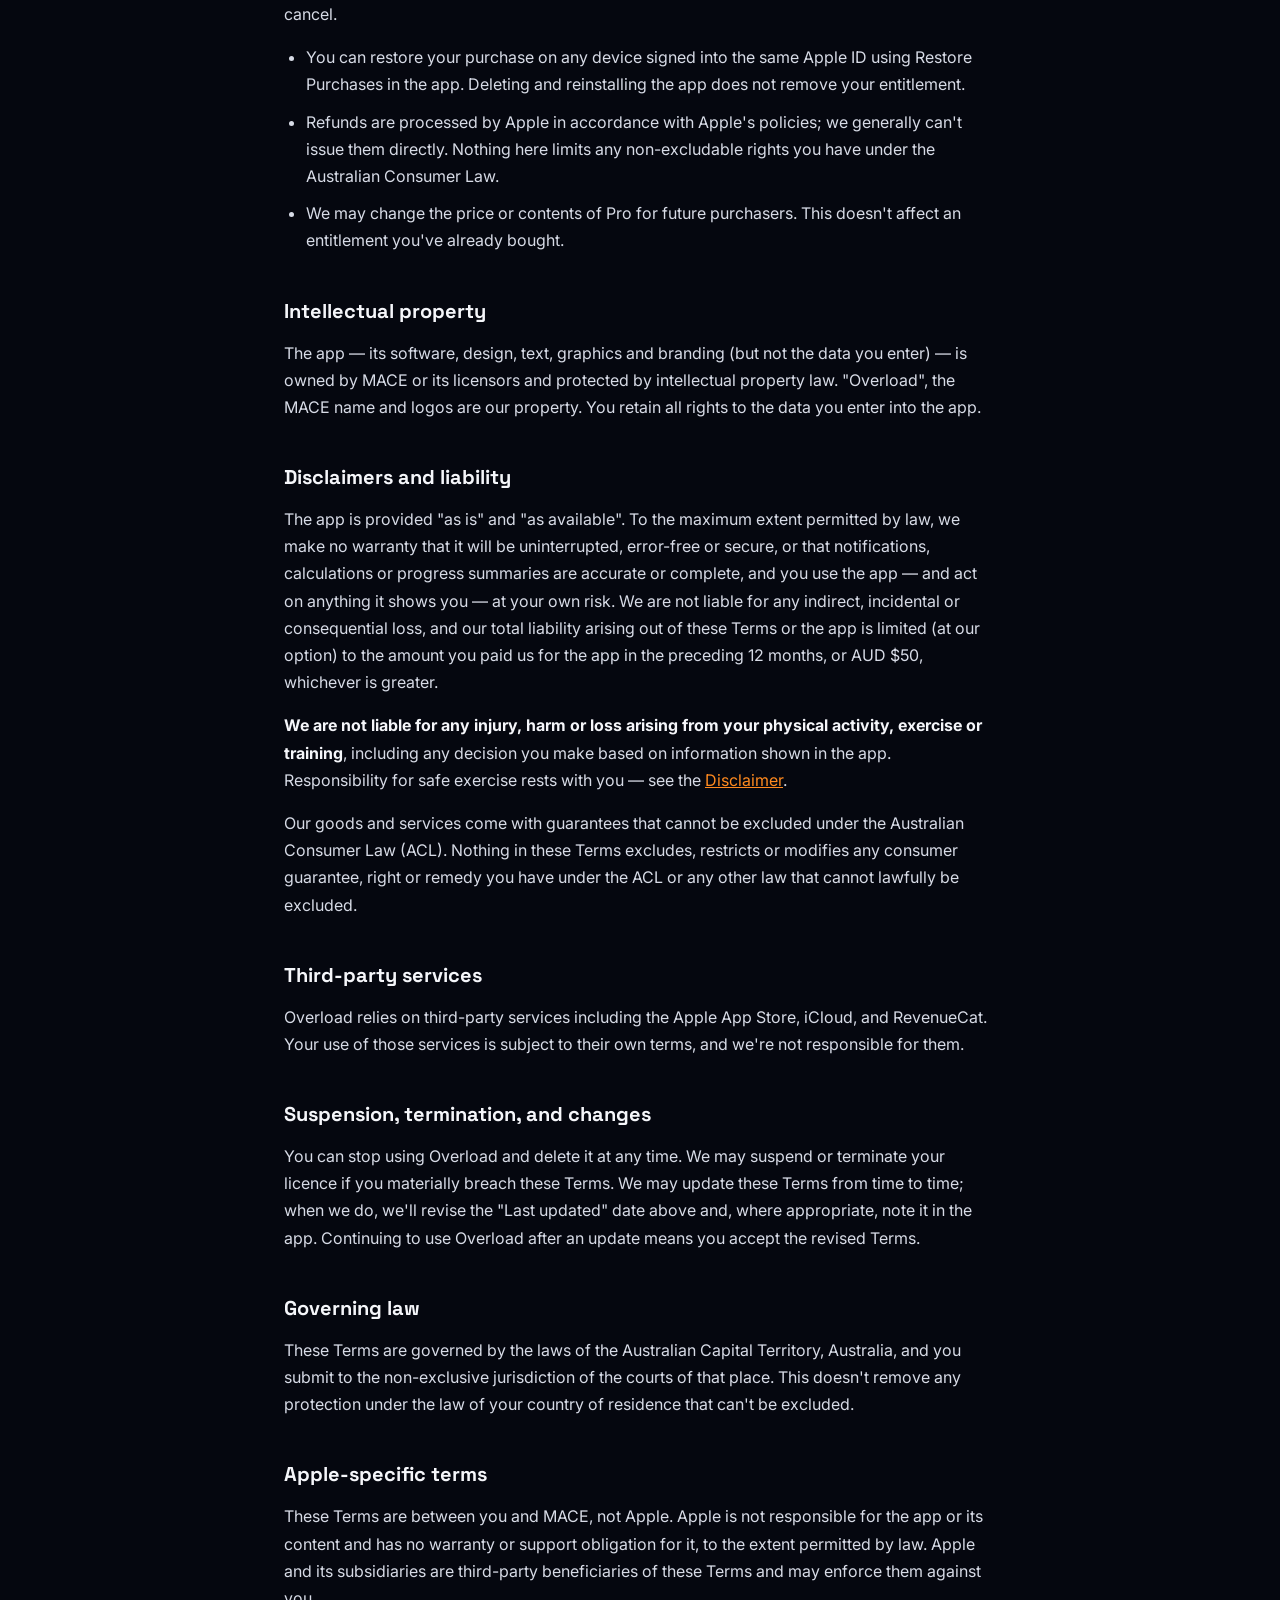
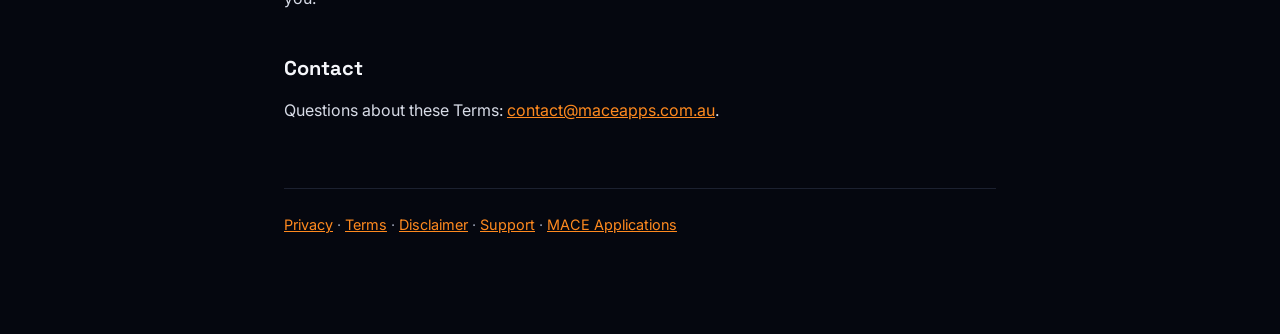
<file: overload/terms/index.html>
<!DOCTYPE html>
<html lang="en">
<head>
  <meta charset="UTF-8">
  <meta name="viewport" content="width=device-width, initial-scale=1.0">
  <meta name="description" content="Terms of Use for Overload, the workout tracking app by MACE Applications.">
  <meta name="theme-color" content="#05070f">

  <title>Terms of Use — Overload</title>

  <link rel="preconnect" href="https://fonts.googleapis.com">
  <link rel="preconnect" href="https://fonts.gstatic.com" crossorigin>
  <link href="https://fonts.googleapis.com/css2?family=Space+Grotesk:wght@400;500;600;700&family=Inter:wght@400;500;600;700&display=swap" rel="stylesheet">

  <style>
    :root { --bg:#05070f; --fg:#f5f6fa; --muted:#9aa1b4; --accent:#ff8a1f; --line:#1c2130; --panel:#0b0f1a; }
    * { box-sizing:border-box; }
    body {
      margin:0; background:var(--bg); color:var(--fg); line-height:1.7;
      font-family:Inter,-apple-system,BlinkMacSystemFont,"Segoe UI",sans-serif;
    }
    .wrap { max-width:760px; margin:0 auto; padding:64px 24px 96px; }
    a { color:var(--accent); }
    h1,h2 { font-family:"Space Grotesk",Inter,sans-serif; line-height:1.25; }
    h1 { font-size:2.1rem; margin:0 0 8px; }
    h2 { font-size:1.25rem; margin:44px 0 12px; }
    .updated { color:var(--muted); font-size:0.9rem; margin-bottom:40px; }
    p, li { color:#d7dbe6; }
    .lede {
      background:var(--panel); border:1px solid var(--line); border-left:3px solid var(--accent);
      border-radius:12px; padding:20px 24px; margin:0 0 40px;
    }
    .lede p { margin:0; }
    ul { padding-left:22px; }
    li { margin-bottom:10px; }
    strong { color:var(--fg); }
    footer { margin-top:64px; padding-top:24px; border-top:1px solid var(--line); color:var(--muted); font-size:0.9rem; }
  </style>
</head>
<body>
  <div class="wrap">
    <h1>Terms of Use</h1>
    <p class="updated">Overload · MACE Applications Pty Ltd (ABN 59 698 471 617) · Last updated 24 July 2026</p>

    <div class="lede">
      <p>
        By downloading, installing or using Overload, you agree to these Terms, together with our
        <a href="/overload/privacy">Privacy Policy</a> and <a href="/overload/disclaimer">Disclaimer</a>.
        If you don't agree, please don't use the app.
      </p>
    </div>

    <h2>Who can use Overload</h2>
    <p>
      You must be at least 16 years old (or the minimum age required in your country to use the app and
      make an in-app purchase) and able to form a binding contract to use Overload.
    </p>

    <h2>What Overload is — and what it is not</h2>
    <p>
      Overload lets you record and track your own weight-training sessions and view your progress over
      time. It's provided for general informational and record-keeping purposes only.
    </p>
    <ul>
      <li>Overload does not recommend weights, quantities, volumes or training programs, and does not suggest that you increase your load.</li>
      <li>Overload may notify you when your logged training has been consistent, purely so that information is available to you. Any such notification is informational only — it is not a recommendation, instruction or endorsement to increase weight, intensity or volume, and it is not advice of any kind.</li>
      <li>Overload is not a substitute for professional medical, health, fitness or coaching advice. See the <a href="/overload/disclaimer">Disclaimer</a>.</li>
    </ul>
    <p>
      You are solely responsible for how you train, for the weights and exercises you choose, and for
      exercising safely. You assume all risk associated with your training. If you're unsure whether an
      exercise or load is appropriate for you, stop and consult a suitably qualified professional.
    </p>

    <h2>Licence to use the app</h2>
    <p>
      Subject to these Terms, we grant you a limited, personal, non-exclusive, non-transferable, revocable
      licence to use Overload on devices you own or control, for your own personal, non-commercial use.
      All rights not expressly granted are reserved. You must not copy, modify, reverse-engineer, decompile
      or attempt to extract the app's source code (except where the law prohibits this restriction), rent,
      sell or otherwise commercialise the app, use it unlawfully, or interfere with its security, licensing
      or payment mechanisms.
    </p>

    <h2>Your data and backups</h2>
    <p>
      Overload stores your data on your device. You may optionally create a backup file, or back up to
      your own iCloud account, as described in our <a href="/overload/privacy">Privacy Policy</a>. Backup
      files are encoded for compactness, not encrypted, and are not password-protected — so treat them
      like any other file that holds your personal information, and be mindful of where you store them and
      who you send them to. Because backups live only on your device or your own iCloud account, we cannot
      recover your data or backups for you if your device is lost, reset, or a backup is deleted. We are
      not liable for any data loss, to the extent permitted by law.
    </p>

    <h2>Pro purchase, restoring, and refunds</h2>
    <p>
      Overload Pro is a single, one-time in-app purchase — not a subscription — processed through the
      Apple App Store, with purchase verification supported by RevenueCat. Payment is charged once to your
      Apple ID; we never receive your payment card details, and there is nothing to cancel.
    </p>
    <ul>
      <li>You can restore your purchase on any device signed into the same Apple ID using Restore Purchases in the app. Deleting and reinstalling the app does not remove your entitlement.</li>
      <li>Refunds are processed by Apple in accordance with Apple's policies; we generally can't issue them directly. Nothing here limits any non-excludable rights you have under the Australian Consumer Law.</li>
      <li>We may change the price or contents of Pro for future purchasers. This doesn't affect an entitlement you've already bought.</li>
    </ul>

    <h2>Intellectual property</h2>
    <p>
      The app — its software, design, text, graphics and branding (but not the data you enter) — is owned
      by MACE or its licensors and protected by intellectual property law. "Overload", the MACE name and
      logos are our property. You retain all rights to the data you enter into the app.
    </p>

    <h2>Disclaimers and liability</h2>
    <p>
      The app is provided "as is" and "as available". To the maximum extent permitted by law, we make no
      warranty that it will be uninterrupted, error-free or secure, or that notifications, calculations or
      progress summaries are accurate or complete, and you use the app — and act on anything it shows you —
      at your own risk. We are not liable for any indirect, incidental or consequential loss, and our total
      liability arising out of these Terms or the app is limited (at our option) to the amount you paid us
      for the app in the preceding 12 months, or AUD $50, whichever is greater.
    </p>
    <p>
      <strong>We are not liable for any injury, harm or loss arising from your physical activity, exercise
      or training</strong>, including any decision you make based on information shown in the app.
      Responsibility for safe exercise rests with you — see the <a href="/overload/disclaimer">Disclaimer</a>.
    </p>
    <p>
      Our goods and services come with guarantees that cannot be excluded under the Australian Consumer Law
      (ACL). Nothing in these Terms excludes, restricts or modifies any consumer guarantee, right or remedy
      you have under the ACL or any other law that cannot lawfully be excluded.
    </p>

    <h2>Third-party services</h2>
    <p>
      Overload relies on third-party services including the Apple App Store, iCloud, and RevenueCat. Your
      use of those services is subject to their own terms, and we're not responsible for them.
    </p>

    <h2>Suspension, termination, and changes</h2>
    <p>
      You can stop using Overload and delete it at any time. We may suspend or terminate your licence if
      you materially breach these Terms. We may update these Terms from time to time; when we do, we'll
      revise the "Last updated" date above and, where appropriate, note it in the app. Continuing to use
      Overload after an update means you accept the revised Terms.
    </p>

    <h2>Governing law</h2>
    <p>
      These Terms are governed by the laws of the Australian Capital Territory, Australia, and you submit
      to the non-exclusive jurisdiction of the courts of that place. This doesn't remove any protection
      under the law of your country of residence that can't be excluded.
    </p>

    <h2>Apple-specific terms</h2>
    <p>
      These Terms are between you and MACE, not Apple. Apple is not responsible for the app or its content
      and has no warranty or support obligation for it, to the extent permitted by law. Apple and its
      subsidiaries are third-party beneficiaries of these Terms and may enforce them against you.
    </p>

    <h2>Contact</h2>
    <p>
      Questions about these Terms:
      <a href="mailto:contact@maceapps.com.au">contact@maceapps.com.au</a>.
    </p>

    <footer>
      <a href="/overload/privacy">Privacy</a> ·
      <a href="/overload/terms">Terms</a> ·
      <a href="/overload/disclaimer">Disclaimer</a> ·
      <a href="/overload/support">Support</a> ·
      <a href="https://www.maceapps.com.au">MACE Applications</a>
    </footer>
  </div>
</body>
</html>
</file>
<file: css/style.css>
/* ============================================
   MACE Applications — Custom Styles
   Dark, forged, electric.
   ============================================ */

:root {
  --bg: #05070f;
  --bg-raised: #0a0e1c;
  --surface: rgba(255, 255, 255, 0.03);
  --surface-strong: rgba(255, 255, 255, 0.06);
  --border: rgba(255, 255, 255, 0.08);
  --border-strong: rgba(255, 255, 255, 0.14);
  --text: #eef1f8;
  --text-dim: #9aa3b8;
  --text-faint: #5d6579;
  --blue: #3b82f6;
  --cyan: #22d3ee;
  --steel: #cbd5e1;
  --accent-gradient: linear-gradient(120deg, #60a5fa 0%, #22d3ee 50%, #a5b4fc 100%);
  --glow-blue: rgba(59, 130, 246, 0.35);
  --font-display: 'Space Grotesk', 'Inter', sans-serif;
  --font-body: 'Inter', -apple-system, BlinkMacSystemFont, sans-serif;
  --nav-height: 76px;
  --radius: 24px;
  --ease-out: cubic-bezier(0.22, 1, 0.36, 1);
}

/* ========== Base ========== */
*,
*::before,
*::after {
  box-sizing: border-box;
}

html {
  scroll-behavior: smooth;
  scroll-padding-top: var(--nav-height);
}

body {
  margin: 0;
  font-family: var(--font-body);
  background: var(--bg);
  color: var(--text);
  overflow-x: hidden;
  -webkit-font-smoothing: antialiased;
  line-height: 1.6;
}

h1, h2, h3, h4, h5, h6 {
  font-family: var(--font-display);
  line-height: 1.15;
  margin: 0 0 0.5em;
  letter-spacing: -0.02em;
}

p {
  margin: 0 0 1em;
}

a {
  color: inherit;
  text-decoration: none;
}

img {
  max-width: 100%;
}

.container {
  width: min(1160px, 100% - 48px);
  margin-inline: auto;
}

.text-gradient {
  background: var(--accent-gradient);
  -webkit-background-clip: text;
  background-clip: text;
  -webkit-text-fill-color: transparent;
  color: transparent;
}

::selection {
  background: rgba(59, 130, 246, 0.35);
  color: #fff;
}

/* Film grain */
.grain-overlay {
  position: fixed;
  inset: 0;
  z-index: 2000;
  pointer-events: none;
  opacity: 0.05;
  mix-blend-mode: overlay;
  background-image: url("data:image/svg+xml,%3Csvg xmlns='http://www.w3.org/2000/svg' width='120' height='120'%3E%3Cfilter id='n'%3E%3CfeTurbulence type='fractalNoise' baseFrequency='0.9' numOctaves='2' stitchTiles='stitch'/%3E%3C/filter%3E%3Crect width='100%25' height='100%25' filter='url(%23n)'/%3E%3C/svg%3E");
}

/* Scroll progress bar */
.scroll-progress {
  position: fixed;
  top: 0;
  left: 0;
  height: 2px;
  width: 100%;
  z-index: 1600;
  background: var(--accent-gradient);
  transform-origin: 0 50%;
  transform: scaleX(0);
  pointer-events: none;
}

/* Cursor glow (desktop) */
.cursor-glow {
  position: fixed;
  top: 0;
  left: 0;
  width: 520px;
  height: 520px;
  margin: -260px 0 0 -260px;
  border-radius: 50%;
  pointer-events: none;
  z-index: 1;
  opacity: 0;
  transition: opacity 0.6s ease;
  background: radial-gradient(circle, rgba(59, 130, 246, 0.07) 0%, transparent 65%);
}

body.cursor-active .cursor-glow {
  opacity: 1;
}

/* ========== Buttons ========== */
.btn {
  display: inline-flex;
  align-items: center;
  gap: 10px;
  font-family: var(--font-display);
  font-weight: 600;
  font-size: 1rem;
  padding: 14px 28px;
  border-radius: 14px;
  border: 1px solid transparent;
  cursor: pointer;
  transition: transform 0.3s var(--ease-out), box-shadow 0.3s ease, background 0.3s ease, border-color 0.3s ease;
  will-change: transform;
}

.btn-small {
  padding: 9px 18px;
  font-size: 0.85rem;
  border-radius: 10px;
}

.btn-primary {
  color: #051024;
  background: linear-gradient(120deg, #7cb6ff 0%, #38bdf8 100%);
  box-shadow: 0 0 0 1px rgba(125, 182, 255, 0.4), 0 10px 32px rgba(56, 189, 248, 0.25);
}

.btn-primary:hover {
  box-shadow: 0 0 0 1px rgba(125, 182, 255, 0.7), 0 14px 44px rgba(56, 189, 248, 0.45);
}

.btn-primary i {
  transition: transform 0.3s var(--ease-out);
}

.btn-primary:hover i {
  transform: translateX(4px);
}

.btn-ghost {
  color: var(--text);
  background: var(--surface);
  border-color: var(--border-strong);
  backdrop-filter: blur(8px);
}

.btn-ghost:hover {
  background: var(--surface-strong);
  border-color: rgba(255, 255, 255, 0.25);
}

/* ========== Navigation ========== */
.site-nav {
  position: fixed;
  top: 0;
  left: 0;
  right: 0;
  z-index: 1500;
  padding: 18px 0;
  transition: padding 0.3s ease, background 0.3s ease, border-color 0.3s ease;
  border-bottom: 1px solid transparent;
}

.site-nav.scrolled {
  padding: 10px 0;
  background: rgba(5, 7, 15, 0.75);
  backdrop-filter: blur(18px);
  -webkit-backdrop-filter: blur(18px);
  border-bottom-color: var(--border);
}

.nav-inner {
  display: flex;
  align-items: center;
  justify-content: space-between;
  gap: 24px;
}

.nav-brand {
  display: flex;
  align-items: center;
  gap: 12px;
}

.nav-brand-icon {
  height: 38px;
  width: auto;
  filter: drop-shadow(0 0 12px rgba(59, 130, 246, 0.45));
}

.nav-brand-text {
  font-family: var(--font-display);
  font-weight: 700;
  font-size: 1.05rem;
  letter-spacing: 0.12em;
}

.nav-brand-text em {
  display: block;
  font-style: normal;
  font-weight: 500;
  font-size: 0.52rem;
  letter-spacing: 0.42em;
  color: var(--text-dim);
}

.nav-links {
  display: flex;
  align-items: center;
  gap: 8px;
}

.nav-link {
  position: relative;
  font-size: 0.92rem;
  font-weight: 500;
  color: var(--text-dim);
  padding: 8px 14px;
  transition: color 0.2s ease;
}

.nav-link::after {
  content: '';
  position: absolute;
  left: 14px;
  right: 14px;
  bottom: 2px;
  height: 2px;
  border-radius: 2px;
  background: var(--accent-gradient);
  transform: scaleX(0);
  transform-origin: left;
  transition: transform 0.3s var(--ease-out);
}

.nav-link:hover,
.nav-link.active {
  color: var(--text);
}

.nav-link:hover::after,
.nav-link.active::after {
  transform: scaleX(1);
}

.nav-cta {
  margin-left: 12px;
}

.nav-toggle {
  display: none;
  flex-direction: column;
  justify-content: center;
  gap: 6px;
  width: 44px;
  height: 44px;
  padding: 10px;
  background: var(--surface);
  border: 1px solid var(--border);
  border-radius: 12px;
  cursor: pointer;
}

.nav-toggle span {
  display: block;
  height: 2px;
  border-radius: 2px;
  background: var(--text);
  transition: transform 0.3s var(--ease-out), opacity 0.3s ease;
}

.nav-toggle.open span:first-child {
  transform: translateY(4px) rotate(45deg);
}

.nav-toggle.open span:last-child {
  transform: translateY(-4px) rotate(-45deg);
}

/* ========== Hero ========== */
.hero {
  position: relative;
  min-height: 100svh;
  display: flex;
  align-items: center;
  padding: calc(var(--nav-height) + 48px) 0 96px;
  overflow: hidden;
}

.hero-canvas {
  position: absolute;
  inset: 0;
  z-index: 0;
}

.hero-aurora {
  position: absolute;
  inset: 0;
  z-index: 0;
  pointer-events: none;
}

.aurora-blob {
  position: absolute;
  border-radius: 50%;
  filter: blur(90px);
  opacity: 0.55;
  animation: aurora-drift 18s ease-in-out infinite alternate;
}

.aurora-a {
  width: 560px;
  height: 560px;
  top: -180px;
  right: -120px;
  background: radial-gradient(circle, rgba(37, 99, 235, 0.30) 0%, transparent 70%);
}

.aurora-b {
  width: 460px;
  height: 460px;
  bottom: -160px;
  left: -140px;
  background: radial-gradient(circle, rgba(34, 211, 238, 0.16) 0%, transparent 70%);
  animation-delay: -6s;
}

.aurora-c {
  width: 380px;
  height: 380px;
  top: 30%;
  left: 38%;
  background: radial-gradient(circle, rgba(99, 102, 241, 0.14) 0%, transparent 70%);
  animation-delay: -12s;
}

@keyframes aurora-drift {
  0%   { transform: translate(0, 0) scale(1); }
  50%  { transform: translate(40px, -30px) scale(1.08); }
  100% { transform: translate(-30px, 30px) scale(0.96); }
}

.hero-grid-lines {
  position: absolute;
  inset: 0;
  z-index: 0;
  background-image:
    linear-gradient(rgba(255, 255, 255, 0.03) 1px, transparent 1px),
    linear-gradient(90deg, rgba(255, 255, 255, 0.03) 1px, transparent 1px);
  background-size: 72px 72px;
  mask-image: radial-gradient(ellipse 80% 70% at 50% 40%, black 30%, transparent 75%);
  -webkit-mask-image: radial-gradient(ellipse 80% 70% at 50% 40%, black 30%, transparent 75%);
}

.hero-inner {
  position: relative;
  z-index: 2;
  display: grid;
  grid-template-columns: 1.1fr 0.9fr;
  align-items: center;
  gap: 48px;
}

.kicker {
  display: inline-flex;
  align-items: center;
  gap: 10px;
  font-family: var(--font-display);
  font-size: 0.8rem;
  font-weight: 600;
  letter-spacing: 0.18em;
  text-transform: uppercase;
  color: var(--steel);
  background: var(--surface);
  border: 1px solid var(--border);
  border-radius: 999px;
  padding: 9px 20px;
  margin-bottom: 28px;
  backdrop-filter: blur(8px);
}

.kicker-dot {
  width: 7px;
  height: 7px;
  border-radius: 50%;
  background: var(--cyan);
  box-shadow: 0 0 12px var(--cyan);
  animation: pulse 2.4s ease-in-out infinite;
}

.hero-title {
  font-size: clamp(2.6rem, 5.2vw + 1rem, 4.6rem);
  font-weight: 700;
  letter-spacing: -0.03em;
  margin-bottom: 24px;
}

.hero-sub {
  font-size: 1.15rem;
  color: var(--text-dim);
  max-width: 480px;
  margin-bottom: 36px;
}

.hero-actions {
  display: flex;
  flex-wrap: wrap;
  gap: 16px;
  margin-bottom: 44px;
}

.hero-meta {
  display: flex;
  align-items: center;
  gap: 18px;
  color: var(--text-faint);
  font-size: 0.9rem;
  font-weight: 500;
}

.hero-meta i {
  margin-right: 6px;
  color: var(--text-dim);
}

.meta-divider {
  width: 1px;
  height: 18px;
  background: var(--border-strong);
}

/* Hero visual — the emblem stage */
.hero-visual {
  display: flex;
  justify-content: center;
}

.mace-stage {
  position: relative;
  width: min(420px, 80vw);
  aspect-ratio: 1;
  display: flex;
  align-items: center;
  justify-content: center;
  transform-style: preserve-3d;
  will-change: transform;
}

.mace-glow {
  position: absolute;
  inset: 12%;
  border-radius: 50%;
  background: radial-gradient(circle, rgba(59, 130, 246, 0.28) 0%, rgba(34, 211, 238, 0.08) 45%, transparent 70%);
  animation: glow-breathe 5s ease-in-out infinite;
}

@keyframes glow-breathe {
  0%, 100% { transform: scale(1); opacity: 0.85; }
  50%      { transform: scale(1.08); opacity: 1; }
}

.mace-ring {
  position: absolute;
  border-radius: 50%;
  border: 1px solid rgba(255, 255, 255, 0.08);
}

.ring-outer {
  inset: 0;
  animation: spin 40s linear infinite;
}

.ring-outer::before {
  content: '';
  position: absolute;
  top: -4px;
  left: 50%;
  width: 8px;
  height: 8px;
  border-radius: 50%;
  background: var(--cyan);
  box-shadow: 0 0 16px var(--cyan);
}

.ring-inner {
  inset: 9%;
  border-style: dashed;
  border-color: rgba(255, 255, 255, 0.06);
  animation: spin 60s linear infinite reverse;
}

.ring-inner::before {
  content: '';
  position: absolute;
  bottom: 6%;
  right: 6%;
  width: 6px;
  height: 6px;
  border-radius: 50%;
  background: var(--blue);
  box-shadow: 0 0 14px var(--blue);
}

@keyframes spin {
  to { transform: rotate(360deg); }
}

.mace-emblem {
  position: relative;
  width: 58%;
  filter: drop-shadow(0 24px 48px rgba(0, 0, 0, 0.6)) drop-shadow(0 0 44px rgba(59, 130, 246, 0.35));
  animation: emblem-float 6s ease-in-out infinite;
  transform: translateZ(40px);
}

@keyframes emblem-float {
  0%, 100% { translate: 0 0; }
  50%      { translate: 0 -16px; }
}

/* Floating glass chips */
.float-chip {
  position: absolute;
  display: flex;
  align-items: center;
  gap: 12px;
  padding: 12px 18px;
  border-radius: 16px;
  background: rgba(10, 14, 28, 0.72);
  border: 1px solid var(--border-strong);
  backdrop-filter: blur(14px);
  -webkit-backdrop-filter: blur(14px);
  box-shadow: 0 16px 40px rgba(0, 0, 0, 0.45);
  font-size: 0.8rem;
  animation: chip-float 7s ease-in-out infinite;
  transform: translateZ(70px);
}

.float-chip i {
  font-size: 1.2rem;
  color: var(--steel);
}

.float-chip strong {
  display: block;
  font-family: var(--font-display);
  font-size: 0.85rem;
  letter-spacing: 0.02em;
}

.float-chip span:not(.pulse-dot) {
  color: var(--text-dim);
  font-size: 0.72rem;
}

.chip-ios {
  top: 12%;
  left: -6%;
  animation-delay: -1s;
}

.chip-android {
  bottom: 16%;
  right: -8%;
  animation-delay: -3.5s;
}

.chip-status {
  bottom: 2%;
  left: 4%;
  animation-delay: -5s;
}

@keyframes chip-float {
  0%, 100% { translate: 0 0; }
  50%      { translate: 0 -12px; }
}

.pulse-dot {
  width: 8px;
  height: 8px;
  border-radius: 50%;
  background: #34d399;
  box-shadow: 0 0 10px rgba(52, 211, 153, 0.9);
  animation: pulse 2s ease-in-out infinite;
  flex-shrink: 0;
}

@keyframes pulse {
  0%, 100% { opacity: 1; transform: scale(1); }
  50%      { opacity: 0.5; transform: scale(0.8); }
}

/* Scroll cue */
.scroll-cue {
  position: absolute;
  left: 50%;
  bottom: 32px;
  transform: translateX(-50%);
  z-index: 2;
}

.scroll-cue-track {
  display: block;
  width: 26px;
  height: 42px;
  border: 1.5px solid var(--border-strong);
  border-radius: 999px;
  position: relative;
}

.scroll-cue-thumb {
  position: absolute;
  top: 7px;
  left: 50%;
  width: 4px;
  height: 8px;
  margin-left: -2px;
  border-radius: 4px;
  background: var(--cyan);
  animation: cue-slide 2s ease-in-out infinite;
}

@keyframes cue-slide {
  0%   { transform: translateY(0); opacity: 1; }
  70%  { transform: translateY(14px); opacity: 0; }
  100% { transform: translateY(0); opacity: 0; }
}

/* ========== Marquee ========== */
.marquee {
  position: relative;
  padding: 22px 0;
  border-top: 1px solid var(--border);
  border-bottom: 1px solid var(--border);
  background: rgba(255, 255, 255, 0.015);
  overflow: hidden;
  mask-image: linear-gradient(90deg, transparent, black 12%, black 88%, transparent);
  -webkit-mask-image: linear-gradient(90deg, transparent, black 12%, black 88%, transparent);
}

.marquee-track {
  display: flex;
  width: max-content;
  animation: marquee-scroll 30s linear infinite;
}

.marquee:hover .marquee-track {
  animation-play-state: paused;
}

.marquee-group {
  display: flex;
  align-items: center;
  gap: 40px;
  padding-right: 40px;
  font-family: var(--font-display);
  font-size: 1.05rem;
  font-weight: 500;
  letter-spacing: 0.06em;
  color: var(--text-faint);
  white-space: nowrap;
}

.marquee-group span:hover {
  color: var(--steel);
}

.marquee-star {
  color: var(--blue);
  font-size: 0.8rem;
}

@keyframes marquee-scroll {
  to { transform: translateX(-50%); }
}

/* ========== Sections ========== */
.section {
  position: relative;
  padding: 130px 0;
}

.section-head {
  display: flex;
  align-items: baseline;
  gap: 24px;
  margin-bottom: 56px;
}

.section-index {
  font-family: var(--font-display);
  font-size: 0.9rem;
  font-weight: 600;
  letter-spacing: 0.2em;
  color: var(--cyan);
  padding: 6px 14px;
  border: 1px solid rgba(34, 211, 238, 0.25);
  border-radius: 999px;
  background: rgba(34, 211, 238, 0.05);
}

.section-title {
  font-size: clamp(2rem, 3vw + 0.8rem, 3.2rem);
  font-weight: 700;
  margin: 0;
}

/* ========== Spotlight (cursor-tracking sheen) ========== */
.spotlight {
  position: relative;
}

.spotlight::before {
  content: '';
  position: absolute;
  inset: 0;
  border-radius: inherit;
  opacity: 0;
  transition: opacity 0.4s ease;
  pointer-events: none;
  background: radial-gradient(
    380px circle at var(--mx, 50%) var(--my, 50%),
    rgba(96, 165, 250, 0.10),
    transparent 65%
  );
}

.spotlight:hover::before {
  opacity: 1;
}

/* ========== Forge card (Our Apps) ========== */
.forge-card {
  position: relative;
  display: flex;
  align-items: center;
  gap: 48px;
  padding: 60px;
  border-radius: var(--radius);
  background: linear-gradient(160deg, rgba(255, 255, 255, 0.045) 0%, rgba(255, 255, 255, 0.015) 100%);
  border: 1px solid var(--border);
  overflow: hidden;
}

/* animated gradient border sweep */
.forge-card-border {
  position: absolute;
  inset: 0;
  border-radius: inherit;
  padding: 1px;
  background: conic-gradient(from var(--sweep, 0deg), transparent 0%, rgba(96, 165, 250, 0.8) 8%, transparent 18%);
  -webkit-mask: linear-gradient(#fff 0 0) content-box, linear-gradient(#fff 0 0);
  -webkit-mask-composite: xor;
  mask: linear-gradient(#fff 0 0) content-box, linear-gradient(#fff 0 0);
  mask-composite: exclude;
  animation: border-sweep 6s linear infinite;
  pointer-events: none;
}

@property --sweep {
  syntax: '<angle>';
  initial-value: 0deg;
  inherits: false;
}

@keyframes border-sweep {
  to { --sweep: 360deg; }
}

.forge-icon {
  flex: 0 0 auto;
  width: 140px;
  height: 140px;
  border-radius: 32px;
  display: flex;
  align-items: center;
  justify-content: center;
  padding: 26px;
  background: radial-gradient(circle at 30% 20%, rgba(96, 165, 250, 0.25), rgba(10, 14, 28, 0.9) 70%);
  border: 1px solid var(--border-strong);
  box-shadow: 0 20px 50px rgba(0, 0, 0, 0.5), inset 0 1px 0 rgba(255, 255, 255, 0.1);
}

.forge-icon img {
  width: 100%;
  height: 100%;
  object-fit: contain;
  filter: drop-shadow(0 6px 18px rgba(0, 0, 0, 0.6));
}

.forge-body h3 {
  font-size: clamp(1.5rem, 1.6vw + 1rem, 2.1rem);
  margin-bottom: 12px;
}

.forge-body p {
  color: var(--text-dim);
  max-width: 620px;
}

.status-badge {
  display: inline-flex;
  align-items: center;
  gap: 10px;
  font-family: var(--font-display);
  font-size: 0.75rem;
  font-weight: 600;
  letter-spacing: 0.16em;
  text-transform: uppercase;
  color: #6ee7b7;
  background: rgba(52, 211, 153, 0.08);
  border: 1px solid rgba(52, 211, 153, 0.25);
  border-radius: 999px;
  padding: 8px 18px;
  margin-bottom: 20px;
}

.forge-progress {
  position: relative;
  height: 6px;
  border-radius: 6px;
  background: rgba(255, 255, 255, 0.06);
  overflow: hidden;
  margin: 28px 0 20px;
  max-width: 420px;
}

.forge-progress-bar {
  position: absolute;
  inset: 0;
  border-radius: inherit;
  background: var(--accent-gradient);
  transform-origin: left;
  animation: forging 3.2s var(--ease-out) infinite;
}

@keyframes forging {
  0%   { transform: scaleX(0.15); opacity: 1; }
  60%  { transform: scaleX(0.72); opacity: 1; }
  100% { transform: scaleX(0.72); opacity: 0.4; }
}

.forge-tags {
  display: flex;
  flex-wrap: wrap;
  gap: 10px;
}

.tag {
  display: inline-flex;
  align-items: center;
  gap: 8px;
  font-size: 0.82rem;
  font-weight: 500;
  color: var(--text-dim);
  padding: 7px 16px;
  border-radius: 999px;
  border: 1px solid var(--border);
  background: var(--surface);
}

/* ========== Bento (About) ========== */
.bento {
  display: grid;
  grid-template-columns: repeat(3, 1fr);
  gap: 20px;
}

.bento-item {
  border-radius: var(--radius);
  padding: 36px;
  background: linear-gradient(160deg, rgba(255, 255, 255, 0.045) 0%, rgba(255, 255, 255, 0.015) 100%);
  border: 1px solid var(--border);
  transition: transform 0.4s var(--ease-out), border-color 0.4s ease, box-shadow 0.4s ease;
}

.bento-item:hover {
  transform: translateY(-6px);
  border-color: rgba(96, 165, 250, 0.35);
  box-shadow: 0 24px 60px rgba(0, 0, 0, 0.45), 0 0 40px rgba(59, 130, 246, 0.08);
}

.bento-item h4 {
  font-size: 1.25rem;
  margin-bottom: 10px;
}

.bento-item p {
  color: var(--text-dim);
  font-size: 0.95rem;
  margin: 0;
}

.bento-main {
  grid-column: 1 / 3;
  grid-row: 1 / 3;
  display: flex;
  flex-direction: column;
  justify-content: center;
}

.bento-glyph {
  font-size: 2rem;
  color: var(--cyan);
  margin-bottom: 18px;
  text-shadow: 0 0 24px rgba(34, 211, 238, 0.5);
}

.bento-main h3 {
  font-size: 1.7rem;
  margin-bottom: 14px;
}

.bento-main p {
  margin-bottom: 26px;
}

.bento-steps {
  display: flex;
  align-items: center;
  flex-wrap: wrap;
  gap: 12px;
  font-family: var(--font-display);
  font-size: 0.82rem;
  font-weight: 600;
  letter-spacing: 0.08em;
  text-transform: uppercase;
  color: var(--steel);
}

.bento-steps i {
  color: var(--blue);
  font-size: 0.75rem;
}

.bento-icon {
  width: 52px;
  height: 52px;
  border-radius: 14px;
  display: flex;
  align-items: center;
  justify-content: center;
  font-size: 1.4rem;
  margin-bottom: 18px;
}

.icon-blue {
  color: #93c5fd;
  background: rgba(59, 130, 246, 0.12);
  border: 1px solid rgba(59, 130, 246, 0.25);
  box-shadow: 0 0 24px rgba(59, 130, 246, 0.12);
}

.icon-cyan {
  color: #67e8f9;
  background: rgba(34, 211, 238, 0.1);
  border: 1px solid rgba(34, 211, 238, 0.22);
  box-shadow: 0 0 24px rgba(34, 211, 238, 0.1);
}

.bento-wide {
  grid-column: 1 / 3;
}

.chip-cloud {
  display: flex;
  flex-wrap: wrap;
  gap: 10px;
}

.chip {
  font-size: 0.85rem;
  font-weight: 500;
  color: var(--text-dim);
  padding: 8px 18px;
  border-radius: 999px;
  border: 1px solid var(--border);
  background: var(--surface);
  transition: all 0.25s ease;
  cursor: default;
}

.chip:hover {
  color: #051024;
  background: linear-gradient(120deg, #7cb6ff, #38bdf8);
  border-color: transparent;
  box-shadow: 0 6px 20px rgba(56, 189, 248, 0.35);
  transform: translateY(-2px);
}

/* ========== Contact ========== */
.section-contact {
  padding-bottom: 160px;
}

.contact-panel {
  position: relative;
  text-align: center;
  padding: 90px 40px;
  border-radius: 32px;
  background:
    radial-gradient(ellipse 60% 80% at 50% 0%, rgba(59, 130, 246, 0.12), transparent 60%),
    linear-gradient(160deg, rgba(255, 255, 255, 0.045) 0%, rgba(255, 255, 255, 0.015) 100%);
  border: 1px solid var(--border);
  overflow: hidden;
}

.contact-lead {
  font-size: 1.15rem;
  color: var(--text-dim);
  margin-bottom: 28px;
}

.contact-mail {
  display: inline-flex;
  align-items: center;
  gap: 14px;
  font-family: var(--font-display);
  font-size: clamp(1.4rem, 3.4vw, 2.6rem);
  font-weight: 700;
  letter-spacing: -0.02em;
  background: var(--accent-gradient);
  -webkit-background-clip: text;
  background-clip: text;
  -webkit-text-fill-color: transparent;
  color: transparent;
  transition: filter 0.3s ease;
}

.contact-mail i {
  font-size: 0.6em;
  -webkit-text-fill-color: var(--cyan);
  transition: transform 0.3s var(--ease-out);
}

.contact-mail:hover {
  filter: brightness(1.25) drop-shadow(0 0 24px rgba(56, 189, 248, 0.45));
}

.contact-mail:hover i {
  transform: translate(4px, -4px);
}

.contact-loc {
  margin-top: 30px;
  color: var(--text-faint);
  font-size: 0.95rem;
}

.contact-loc i {
  margin-right: 8px;
  color: var(--text-dim);
}

/* ========== Footer ========== */
.footer {
  position: relative;
  border-top: 1px solid var(--border);
  padding: 90px 0 36px;
  overflow: hidden;
  background: linear-gradient(180deg, transparent 0%, rgba(59, 130, 246, 0.04) 100%);
}

.footer-wordmark {
  position: absolute;
  bottom: -0.22em;
  left: 50%;
  transform: translateX(-50%);
  font-family: var(--font-display);
  font-weight: 700;
  font-size: clamp(8rem, 24vw, 22rem);
  line-height: 1;
  letter-spacing: 0.02em;
  color: transparent;
  -webkit-text-stroke: 1px rgba(255, 255, 255, 0.045);
  pointer-events: none;
  user-select: none;
  white-space: nowrap;
}

.footer-inner {
  position: relative;
  display: grid;
  grid-template-columns: 1.4fr 1fr 1fr;
  gap: 40px;
  padding-bottom: 56px;
}

.footer-brand img {
  height: 44px;
  margin-bottom: 18px;
  filter: drop-shadow(0 0 14px rgba(59, 130, 246, 0.4));
}

.footer-brand p {
  color: var(--text-dim);
  font-size: 0.92rem;
  max-width: 320px;
  margin: 0;
}

.footer-col h6 {
  font-size: 0.78rem;
  font-weight: 600;
  letter-spacing: 0.18em;
  text-transform: uppercase;
  color: var(--text-faint);
  margin-bottom: 18px;
}

.footer-col a {
  display: block;
  color: var(--text-dim);
  font-size: 0.92rem;
  padding: 5px 0;
  transition: color 0.2s ease, transform 0.2s ease;
}

.footer-col a:hover {
  color: var(--text);
  transform: translateX(4px);
}

.footer-bottom {
  position: relative;
  display: flex;
  align-items: center;
  justify-content: space-between;
  flex-wrap: wrap;
  gap: 12px;
  padding-top: 28px;
  border-top: 1px solid var(--border);
}

.footer-bottom p {
  margin: 0;
  color: var(--text-faint);
  font-size: 0.82rem;
}

.footer-forged {
  display: inline-flex;
  align-items: center;
  gap: 10px;
}

/* ========== Reveal animations ========== */
.reveal {
  opacity: 0;
  transform: translateY(28px);
  transition: opacity 0.8s var(--ease-out), transform 0.8s var(--ease-out);
}

.reveal[data-reveal-delay="1"] { transition-delay: 0.1s; }
.reveal[data-reveal-delay="2"] { transition-delay: 0.2s; }
.reveal[data-reveal-delay="3"] { transition-delay: 0.3s; }
.reveal[data-reveal-delay="4"] { transition-delay: 0.4s; }

.reveal.visible {
  opacity: 1;
  transform: translateY(0);
}

/* ========== Reduced motion ========== */
@media (prefers-reduced-motion: reduce) {
  *,
  *::before,
  *::after {
    animation-duration: 0.01ms !important;
    animation-iteration-count: 1 !important;
    transition-duration: 0.01ms !important;
  }

  html {
    scroll-behavior: auto;
  }

  .reveal {
    opacity: 1;
    transform: none;
  }

  .cursor-glow,
  .hero-canvas {
    display: none;
  }
}

/* ========== Responsive ========== */
@media (max-width: 1024px) {
  .hero-inner {
    grid-template-columns: 1fr;
    gap: 40px;
    text-align: center;
  }

  .hero-visual {
    order: -1;
  }

  .mace-stage {
    width: min(300px, 64vw);
  }

  .hero-sub {
    margin-inline: auto;
  }

  .hero-actions,
  .hero-meta {
    justify-content: center;
  }

  .bento {
    grid-template-columns: 1fr 1fr;
  }

  .bento-main {
    grid-column: span 2;
    grid-row: span 1;
  }

  .bento-wide {
    grid-column: span 2;
  }

  .bento-loc {
    grid-column: span 2;
  }
}

@media (max-width: 820px) {
  .nav-links {
    position: fixed;
    top: 0;
    right: 0;
    height: 100dvh;
    width: min(320px, 82vw);
    flex-direction: column;
    align-items: flex-start;
    justify-content: center;
    gap: 8px;
    padding: 40px 36px;
    background: rgba(7, 10, 20, 0.92);
    backdrop-filter: blur(24px);
    -webkit-backdrop-filter: blur(24px);
    border-left: 1px solid var(--border);
    transform: translateX(100%);
    transition: transform 0.4s var(--ease-out);
    z-index: 1400;
  }

  .nav-links.open {
    transform: translateX(0);
  }

  .nav-links .nav-link {
    font-size: 1.3rem;
    font-family: var(--font-display);
    padding: 12px 0;
  }

  .nav-cta {
    margin: 20px 0 0;
  }

  .nav-toggle {
    display: flex;
    position: relative;
    z-index: 1500;
  }

  .section {
    padding: 90px 0;
  }

  .section-head {
    flex-direction: column;
    gap: 14px;
    margin-bottom: 40px;
  }

  .forge-card {
    flex-direction: column;
    text-align: center;
    padding: 48px 28px;
  }

  .forge-progress {
    margin-inline: auto;
  }

  .forge-tags {
    justify-content: center;
  }

  .footer-inner {
    grid-template-columns: 1fr;
    gap: 36px;
  }

  .footer-bottom {
    justify-content: center;
    text-align: center;
  }
}

@media (max-width: 560px) {
  .bento {
    grid-template-columns: 1fr;
  }

  .bento-main,
  .bento-wide,
  .bento-loc {
    grid-column: span 1;
  }

  .float-chip {
    display: none;
  }

  .mace-stage {
    width: min(240px, 64vw);
  }

  .hero-meta {
    flex-direction: column;
    gap: 10px;
  }

  .meta-divider {
    display: none;
  }
}
</file>
